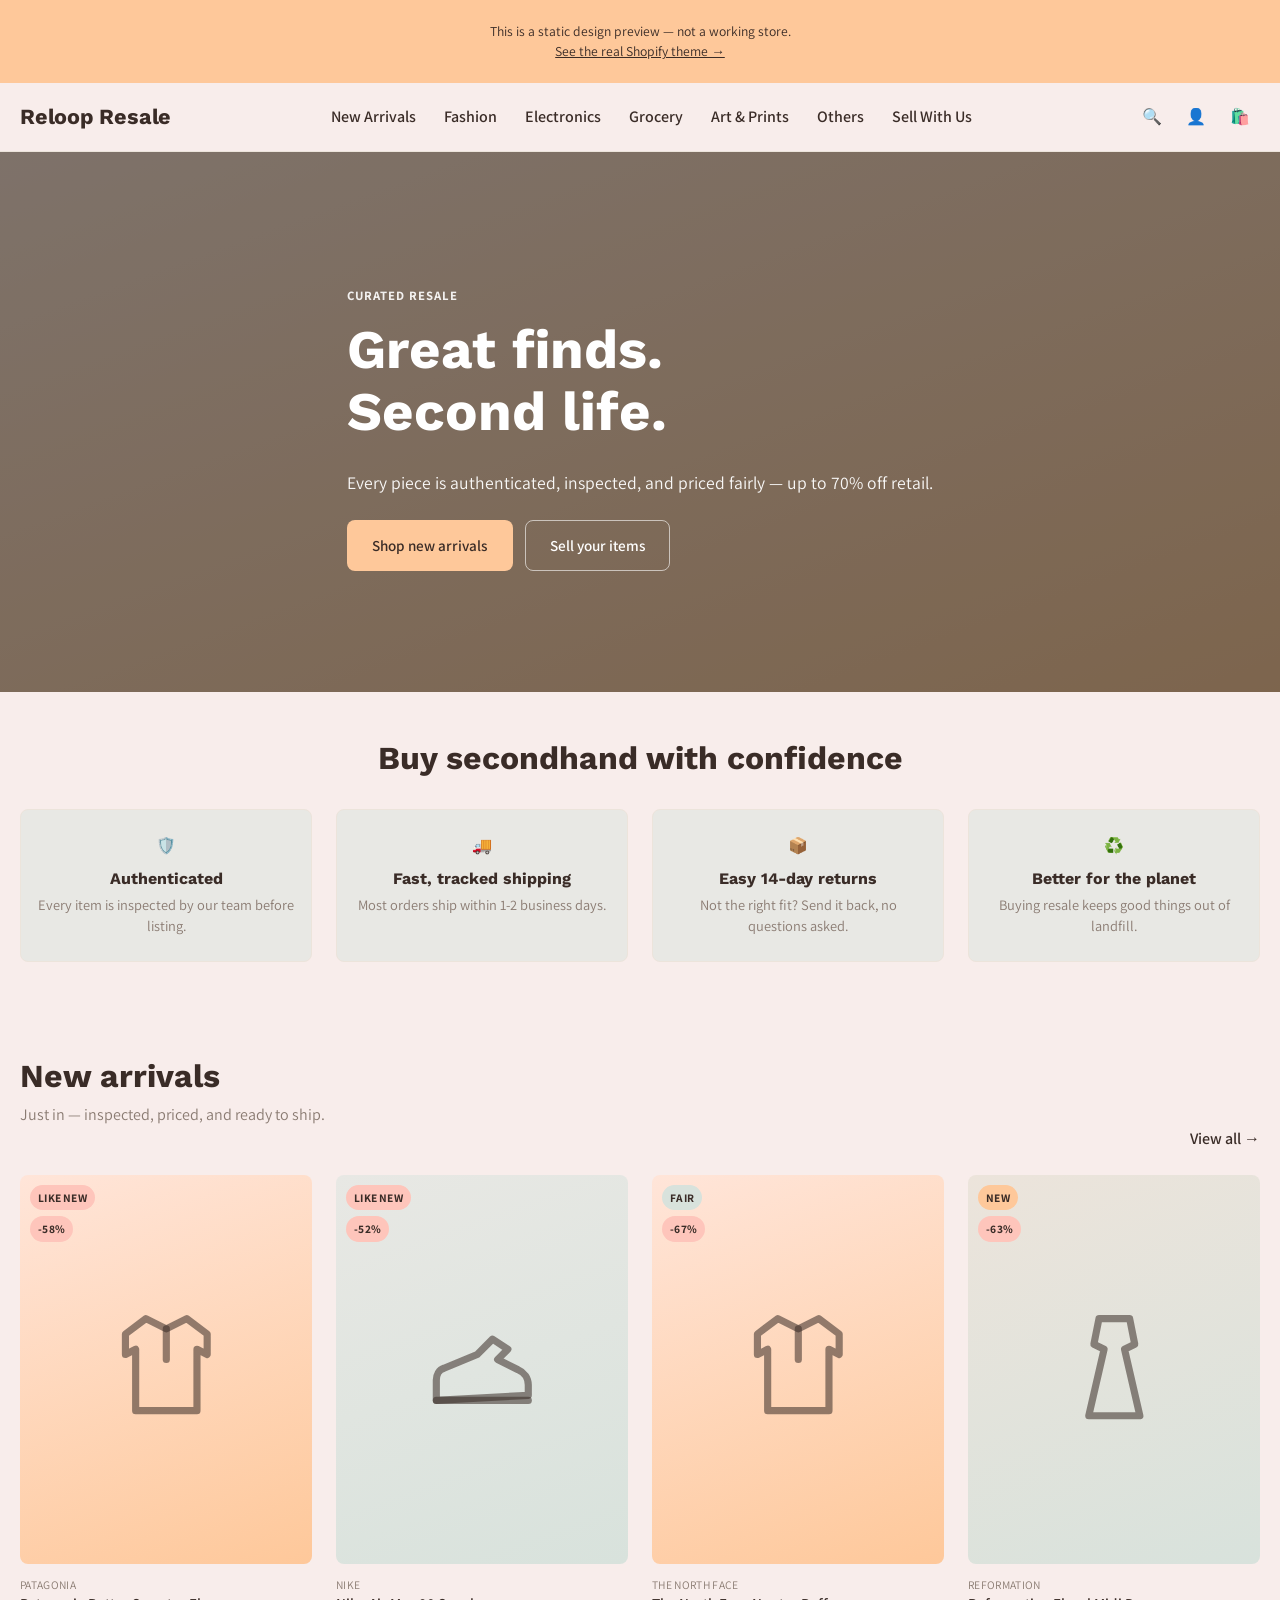
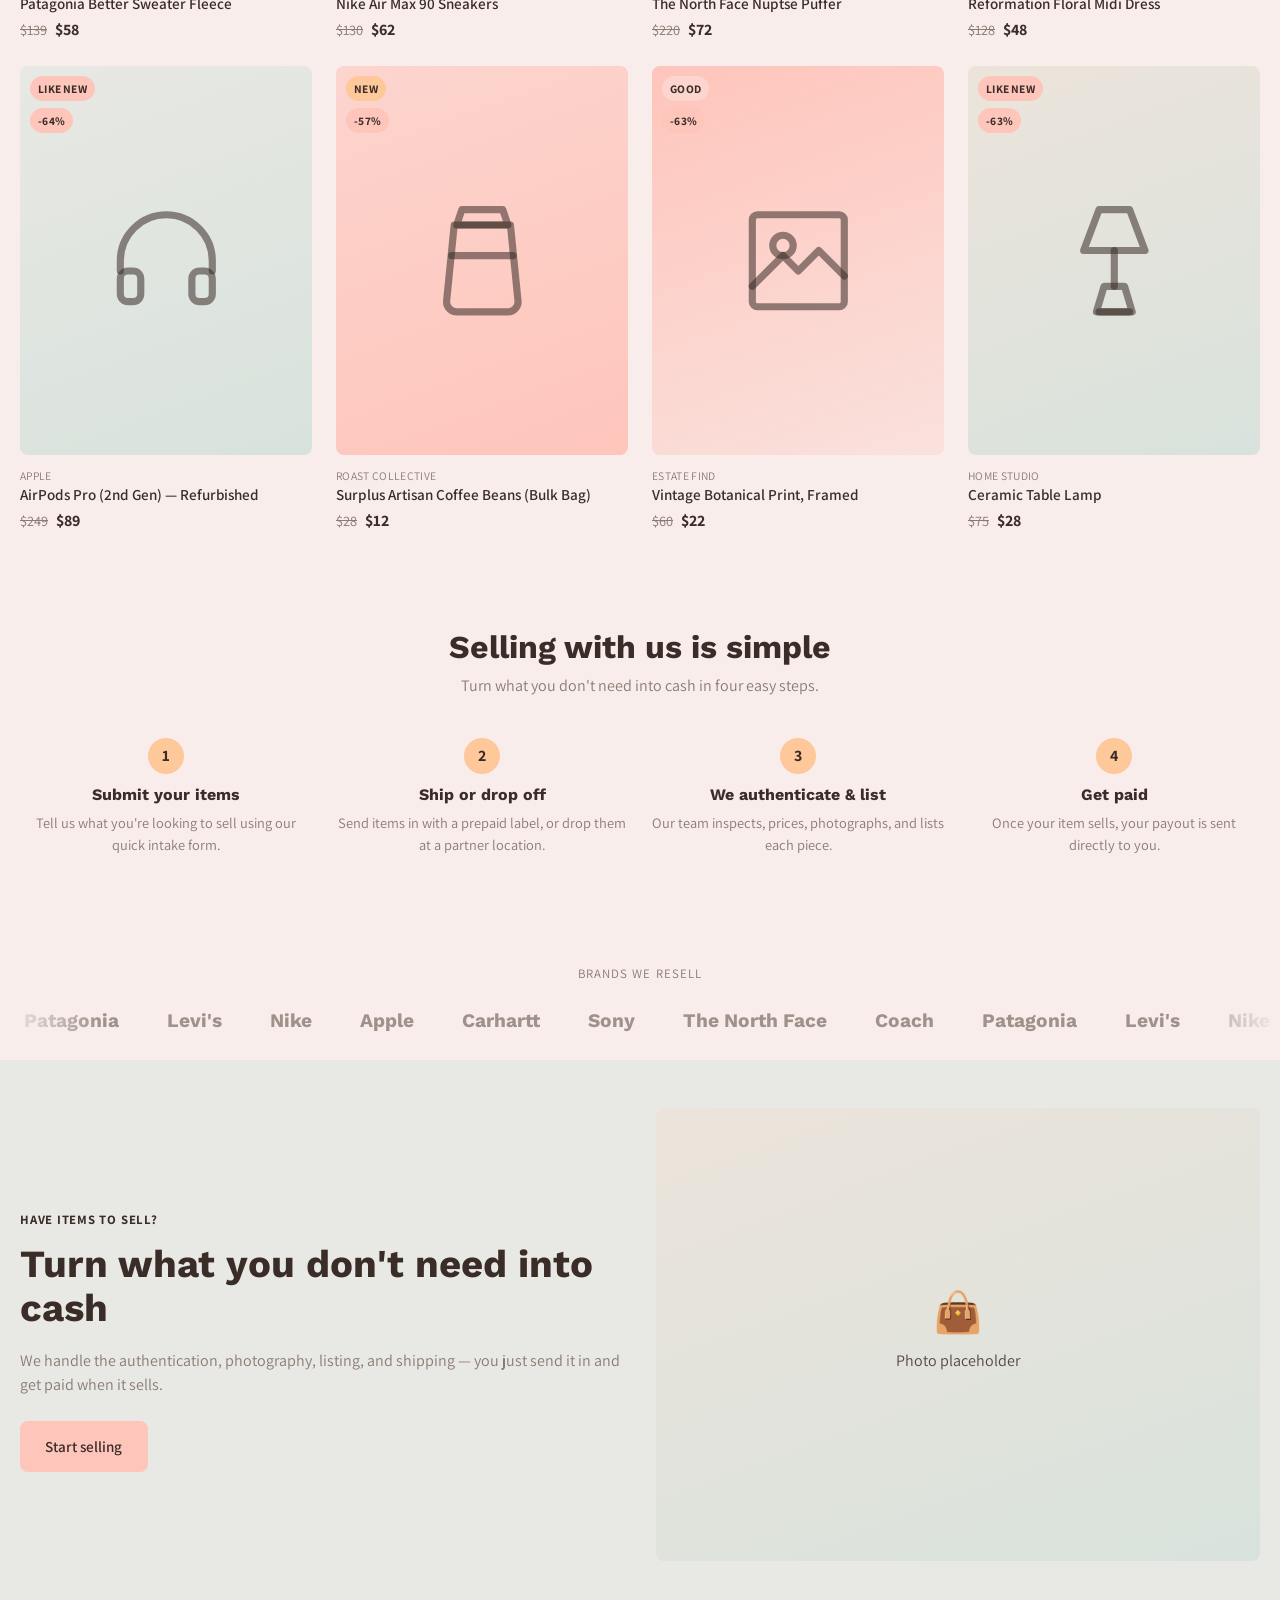
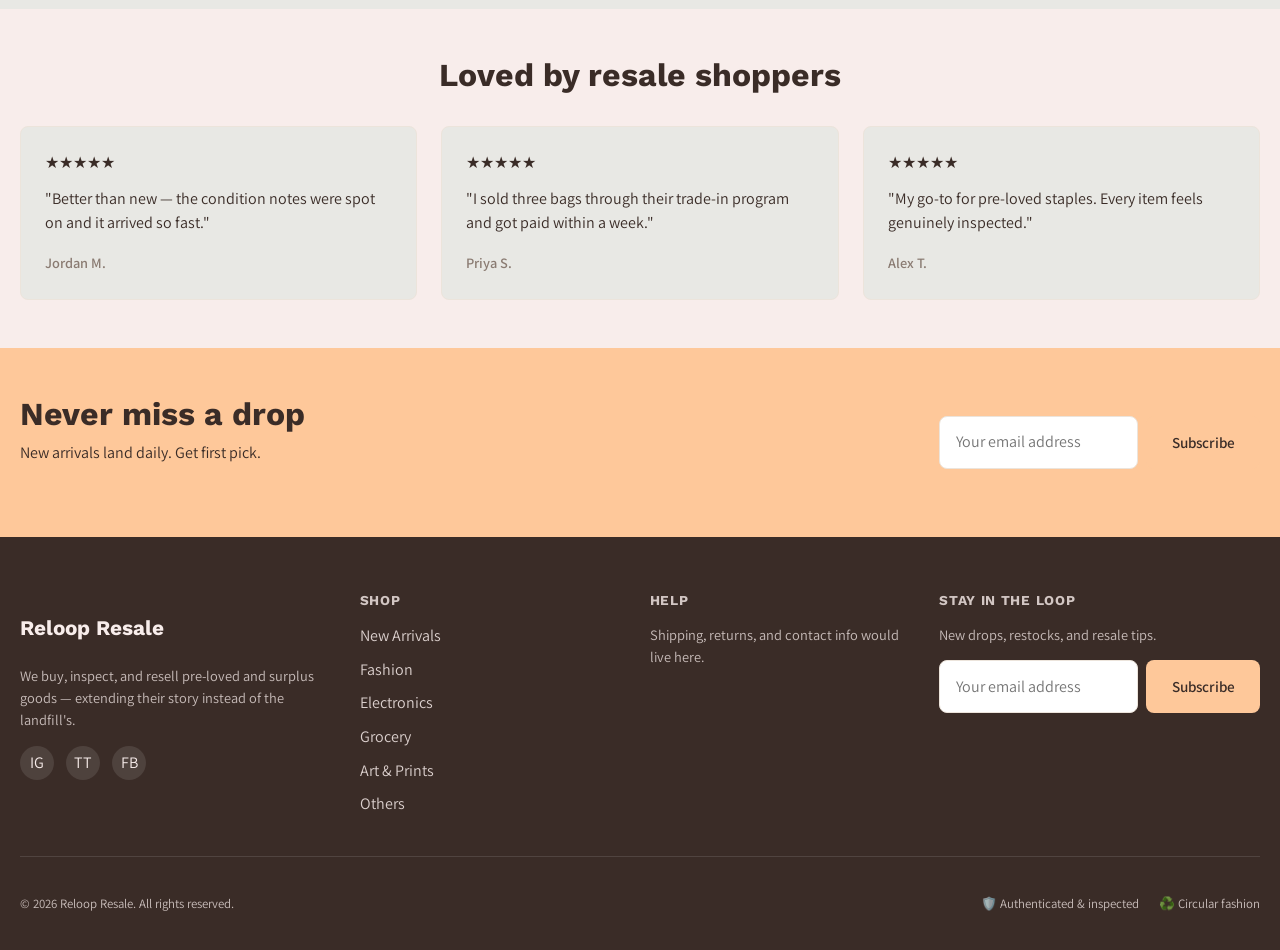
<file: static-preview/index.html>
<!doctype html>
<html lang="en">
<head>
<meta charset="utf-8">
<meta name="viewport" content="width=device-width,initial-scale=1">
<title>Reloop Resale — Great finds. Second life.</title>
<meta name="description" content="A static design preview of the Reloop Resale Shopify theme — condition badges, authenticity guarantees, and a sell-with-us trade-in flow.">
<link rel="preconnect" href="https://fonts.googleapis.com">
<link rel="preconnect" href="https://fonts.gstatic.com" crossorigin>
<link href="https://fonts.googleapis.com/css2?family=Work+Sans:wght@600;700&family=Assistant:wght@400;600;700&display=swap" rel="stylesheet">
<link rel="stylesheet" href="assets/style.css">
</head>
<body>
<a class="visually-hidden skip-to-content" href="#main-content">Skip to content</a>

<div class="announcement-bar">
  <p>This is a static design preview — not a working store. <a href="../README.md" style="text-decoration:underline;">See the real Shopify theme →</a></p>
</div>

<header class="site-header">
  <div class="container site-header__inner">
    <button type="button" class="icon-button site-header__menu-toggle" data-menu-drawer-toggle aria-label="Menu">☰</button>
    <a href="index.html" class="site-header__logo"><span class="site-header__logo-text">Reloop Resale</span></a>
    <nav class="site-header__nav" aria-label="Primary">
      <ul class="site-header__nav-list">
        <li class="site-header__nav-item"><a href="collection.html" class="site-header__nav-link" aria-current="page">New Arrivals</a></li>
        <li class="site-header__nav-item"><a href="collection.html" class="site-header__nav-link">Fashion</a></li>
        <li class="site-header__nav-item"><a href="collection.html" class="site-header__nav-link">Electronics</a></li>
        <li class="site-header__nav-item"><a href="collection.html" class="site-header__nav-link">Grocery</a></li>
        <li class="site-header__nav-item"><a href="collection.html" class="site-header__nav-link">Art &amp; Prints</a></li>
        <li class="site-header__nav-item"><a href="collection.html" class="site-header__nav-link">Others</a></li>
        <li class="site-header__nav-item"><a href="index.html#sell-with-us" class="site-header__nav-link">Sell With Us</a></li>
      </ul>
    </nav>
    <div class="site-header__actions">
      <button type="button" class="icon-button" data-search-drawer-toggle aria-label="Search">🔍</button>
      <a href="#" class="icon-button" aria-label="Account">👤</a>
      <button type="button" class="icon-button site-header__cart-toggle" data-cart-drawer-toggle aria-label="Cart">
        🛍️
        <span class="cart-count-bubble" data-cart-count hidden>0</span>
      </button>
    </div>
  </div>
</header>

<div id="menu-drawer" class="menu-drawer" aria-hidden="true">
  <div class="menu-drawer__overlay" data-menu-drawer-close></div>
  <div class="menu-drawer__panel">
    <div class="menu-drawer__header">
      <span class="site-header__logo-text">Reloop Resale</span>
      <button type="button" class="icon-button" data-menu-drawer-close aria-label="Close">✕</button>
    </div>
    <ul class="menu-drawer__list">
      <li><a href="collection.html">New Arrivals</a></li>
      <li><a href="collection.html">Fashion</a></li>
      <li><a href="collection.html">Electronics</a></li>
      <li><a href="collection.html">Grocery</a></li>
      <li><a href="collection.html">Art &amp; Prints</a></li>
      <li><a href="collection.html">Others</a></li>
      <li><a href="index.html#sell-with-us">Sell With Us</a></li>
    </ul>
  </div>
</div>

<div id="search-drawer" class="search-drawer" aria-hidden="true">
  <div class="search-drawer__overlay" data-search-drawer-close></div>
  <div class="search-drawer__panel">
    <form class="search-drawer__form" onsubmit="return false;">
      🔍
      <input type="search" class="search-drawer__input" placeholder="Search for brands, items, categories...">
      <button type="button" class="icon-button" data-search-drawer-close aria-label="Close">✕</button>
    </form>
  </div>
</div>

<aside id="cart-drawer" class="cart-drawer" aria-hidden="true">
  <div class="cart-drawer__overlay" data-cart-drawer-close></div>
  <div class="cart-drawer__panel" role="dialog" aria-modal="true">
    <header class="cart-drawer__header">
      <h2 class="cart-drawer__title">Your bag</h2>
      <button type="button" class="icon-button" data-cart-drawer-close aria-label="Close">✕</button>
    </header>
    <div class="cart-drawer__body" id="cart-drawer-body"></div>
    <footer class="cart-drawer__footer" id="cart-drawer-footer" hidden>
      <div class="cart-drawer__notice"><p>Every item is inspected before it ships. Because most pieces are one-of-a-kind, availability isn't guaranteed until checkout is complete.</p></div>
      <div class="cart-drawer__subtotal-row"><span>Subtotal</span><span id="cart-drawer-subtotal">$0</span></div>
      <button type="button" class="button button--primary button--full" onclick="alert('This is a static design preview — checkout only works on a real Shopify store.');">Checkout</button>
    </footer>
  </div>
</aside>

<main id="main-content">
  <section class="hero" style="--hero-overlay-opacity: 0.55;">
    <div class="hero__media ph-1" style="position:absolute;inset:0;"></div>
    <div class="hero__overlay"></div>
    <div class="container hero__content">
      <p class="hero__eyebrow">Curated resale</p>
      <h1 class="hero__heading">Great finds.<br>Second life.</h1>
      <p class="hero__text">Every piece is authenticated, inspected, and priced fairly — up to 70% off retail.</p>
      <div class="hero__actions">
        <a href="collection.html" class="button button--primary">Shop new arrivals</a>
        <a href="#sell-with-us" class="button button--outline" style="border-color:rgba(255,255,255,0.6);color:#fff;">Sell your items</a>
      </div>
    </div>
  </section>

  <section class="trust-badges">
    <div class="container">
      <h2 class="section-heading section-heading--center">Buy secondhand with confidence</h2>
      <div class="trust-badges__grid">
        <div class="trust-badges__item">
          <div class="trust-badges__icon">🛡️</div>
          <h3 class="trust-badges__title">Authenticated</h3>
          <p class="trust-badges__text">Every item is inspected by our team before listing.</p>
        </div>
        <div class="trust-badges__item">
          <div class="trust-badges__icon">🚚</div>
          <h3 class="trust-badges__title">Fast, tracked shipping</h3>
          <p class="trust-badges__text">Most orders ship within 1-2 business days.</p>
        </div>
        <div class="trust-badges__item">
          <div class="trust-badges__icon">📦</div>
          <h3 class="trust-badges__title">Easy 14-day returns</h3>
          <p class="trust-badges__text">Not the right fit? Send it back, no questions asked.</p>
        </div>
        <div class="trust-badges__item">
          <div class="trust-badges__icon">♻️</div>
          <h3 class="trust-badges__title">Better for the planet</h3>
          <p class="trust-badges__text">Buying resale keeps good things out of landfill.</p>
        </div>
      </div>
    </div>
  </section>

  <section class="featured-collection">
    <div class="container">
      <div class="section-header">
        <div>
          <h2 class="section-heading">New arrivals</h2>
          <p class="section-subheading">Just in — inspected, priced, and ready to ship.</p>
        </div>
        <a href="collection.html" class="section-header__link">View all →</a>
      </div>
      <div class="product-grid product-grid--4-col" id="new-arrivals-grid"></div>
    </div>
  </section>

  <section class="how-it-works">
    <div class="container">
      <h2 class="section-heading section-heading--center">Selling with us is simple</h2>
      <p class="section-subheading section-subheading--center">Turn what you don't need into cash in four easy steps.</p>
      <ol class="how-it-works__steps">
        <li class="how-it-works__step"><span class="how-it-works__number">1</span><h3 class="how-it-works__title">Submit your items</h3><p class="how-it-works__text">Tell us what you're looking to sell using our quick intake form.</p></li>
        <li class="how-it-works__step"><span class="how-it-works__number">2</span><h3 class="how-it-works__title">Ship or drop off</h3><p class="how-it-works__text">Send items in with a prepaid label, or drop them at a partner location.</p></li>
        <li class="how-it-works__step"><span class="how-it-works__number">3</span><h3 class="how-it-works__title">We authenticate &amp; list</h3><p class="how-it-works__text">Our team inspects, prices, photographs, and lists each piece.</p></li>
        <li class="how-it-works__step"><span class="how-it-works__number">4</span><h3 class="how-it-works__title">Get paid</h3><p class="how-it-works__text">Once your item sells, your payout is sent directly to you.</p></li>
      </ol>
    </div>
  </section>

  <section class="brand-marquee">
    <div class="container"><p class="brand-marquee__heading">Brands we resell</p></div>
    <div class="brand-marquee__track">
      <div class="brand-marquee__list">
        <span class="brand-marquee__item">Patagonia</span>
        <span class="brand-marquee__item">Levi's</span>
        <span class="brand-marquee__item">Nike</span>
        <span class="brand-marquee__item">Apple</span>
        <span class="brand-marquee__item">Carhartt</span>
        <span class="brand-marquee__item">Sony</span>
        <span class="brand-marquee__item">The North Face</span>
        <span class="brand-marquee__item">Coach</span>
      </div>
      <div class="brand-marquee__list" aria-hidden="true">
        <span class="brand-marquee__item">Patagonia</span>
        <span class="brand-marquee__item">Levi's</span>
        <span class="brand-marquee__item">Nike</span>
        <span class="brand-marquee__item">Apple</span>
        <span class="brand-marquee__item">Carhartt</span>
        <span class="brand-marquee__item">Sony</span>
        <span class="brand-marquee__item">The North Face</span>
        <span class="brand-marquee__item">Coach</span>
      </div>
    </div>
  </section>

  <section class="sell-with-us" id="sell-with-us">
    <div class="container sell-with-us__inner">
      <div class="sell-with-us__content">
        <p class="sell-with-us__eyebrow">Have items to sell?</p>
        <h2 class="sell-with-us__heading">Turn what you don't need into cash</h2>
        <p class="sell-with-us__text">We handle the authentication, photography, listing, and shipping — you just send it in and get paid when it sells.</p>
        <a href="#" class="button button--accent" onclick="alert('This is a static design preview — the real theme links this to your intake form.'); return false;">Start selling</a>
      </div>
      <div class="sell-with-us__media ph-5" style="border-radius:var(--corner-radius);aspect-ratio:4/3;display:flex;align-items:center;justify-content:center;color:#3A2C27;">
        <div style="text-align:center;">
          <div style="font-size:2.5rem;">👜</div>
          <p style="opacity:.85;margin-top:.5rem;">Photo placeholder</p>
        </div>
      </div>
    </div>
  </section>

  <section class="testimonials">
    <div class="container">
      <h2 class="section-heading section-heading--center">Loved by resale shoppers</h2>
      <div class="testimonials__grid">
        <blockquote class="testimonial">
          <div class="testimonial__stars">★★★★★</div>
          <p class="testimonial__quote">"Better than new — the condition notes were spot on and it arrived so fast."</p>
          <cite class="testimonial__author">Jordan M.</cite>
        </blockquote>
        <blockquote class="testimonial">
          <div class="testimonial__stars">★★★★★</div>
          <p class="testimonial__quote">"I sold three bags through their trade-in program and got paid within a week."</p>
          <cite class="testimonial__author">Priya S.</cite>
        </blockquote>
        <blockquote class="testimonial">
          <div class="testimonial__stars">★★★★★</div>
          <p class="testimonial__quote">"My go-to for pre-loved staples. Every item feels genuinely inspected."</p>
          <cite class="testimonial__author">Alex T.</cite>
        </blockquote>
      </div>
    </div>
  </section>

  <section class="newsletter-section">
    <div class="container newsletter-section__inner">
      <div>
        <h2 class="section-heading">Never miss a drop</h2>
        <p class="section-subheading">New arrivals land daily. Get first pick.</p>
      </div>
      <form class="newsletter-form" data-demo-form>
        <div class="newsletter-form__row">
          <input type="email" placeholder="Your email address" required>
          <button type="submit" class="button button--primary">Subscribe</button>
        </div>
        <p class="form-success" hidden>Thanks for subscribing!</p>
      </form>
    </div>
  </section>
</main>

<footer class="site-footer">
  <div class="container site-footer__inner">
    <div class="site-footer__grid">
      <div class="site-footer__brand">
        <p class="site-footer__logo-text">Reloop Resale</p>
        <div class="site-footer__about">We buy, inspect, and resell pre-loved and surplus goods — extending their story instead of the landfill's.</div>
        <ul class="site-footer__social">
          <li><a href="#" aria-label="Instagram">IG</a></li>
          <li><a href="#" aria-label="TikTok">TT</a></li>
          <li><a href="#" aria-label="Facebook">FB</a></li>
        </ul>
      </div>
      <div class="site-footer__col">
        <h3 class="site-footer__heading">Shop</h3>
        <ul><li><a href="collection.html">New Arrivals</a></li><li><a href="collection.html">Fashion</a></li><li><a href="collection.html">Electronics</a></li><li><a href="collection.html">Grocery</a></li><li><a href="collection.html">Art &amp; Prints</a></li><li><a href="collection.html">Others</a></li></ul>
      </div>
      <div class="site-footer__col">
        <h3 class="site-footer__heading">Help</h3>
        <div class="site-footer__text">Shipping, returns, and contact info would live here.</div>
      </div>
      <div class="site-footer__col">
        <h3 class="site-footer__heading">Stay in the loop</h3>
        <p class="site-footer__text">New drops, restocks, and resale tips.</p>
        <form class="newsletter-form" data-demo-form>
          <div class="newsletter-form__row">
            <input type="email" placeholder="Your email address" required>
            <button type="submit" class="button button--primary">Subscribe</button>
          </div>
          <p class="form-success" hidden>Thanks for subscribing!</p>
        </form>
      </div>
    </div>
    <div class="site-footer__bottom">
      <p class="site-footer__copyright">© 2026 Reloop Resale. All rights reserved.</p>
      <ul class="site-footer__trust">
        <li>🛡️ Authenticated &amp; inspected</li>
        <li>♻️ Circular fashion</li>
      </ul>
    </div>
  </div>
</footer>

<script src="assets/script.js"></script>
</body>
</html>
</file>
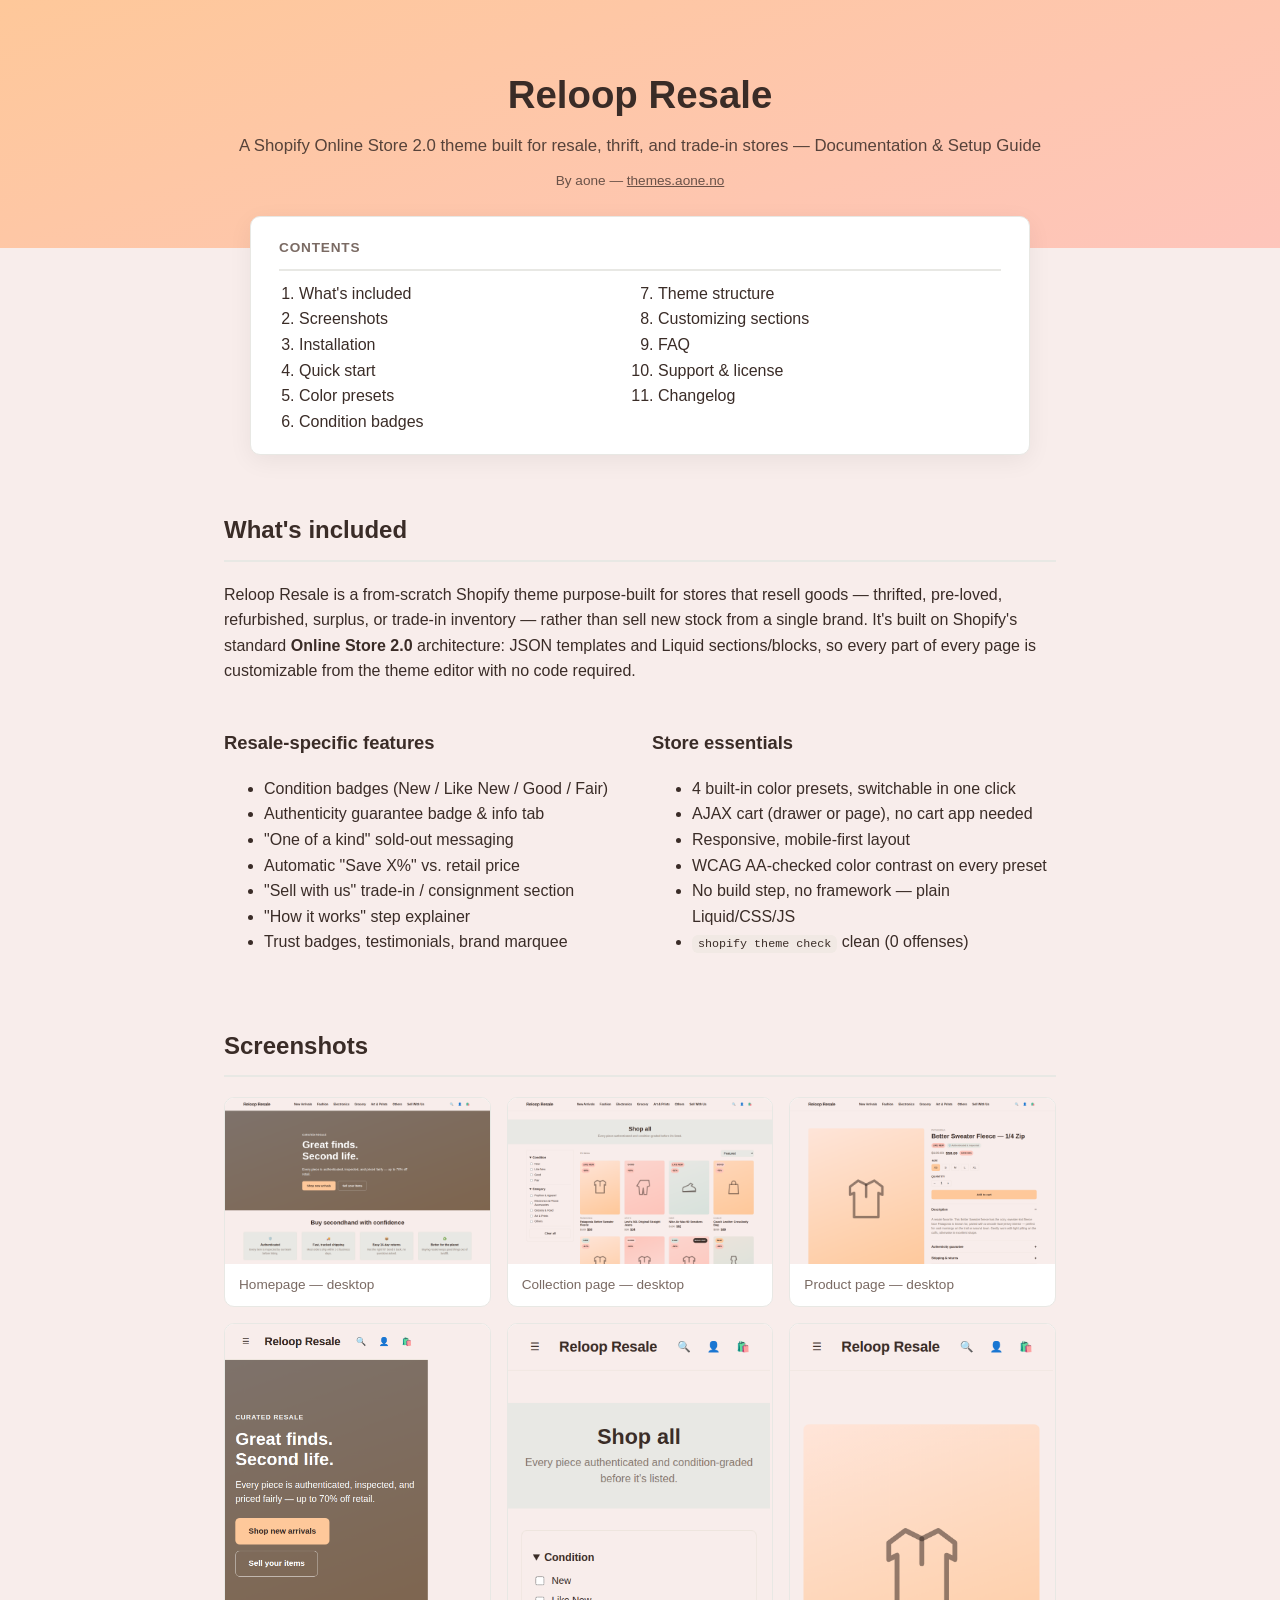
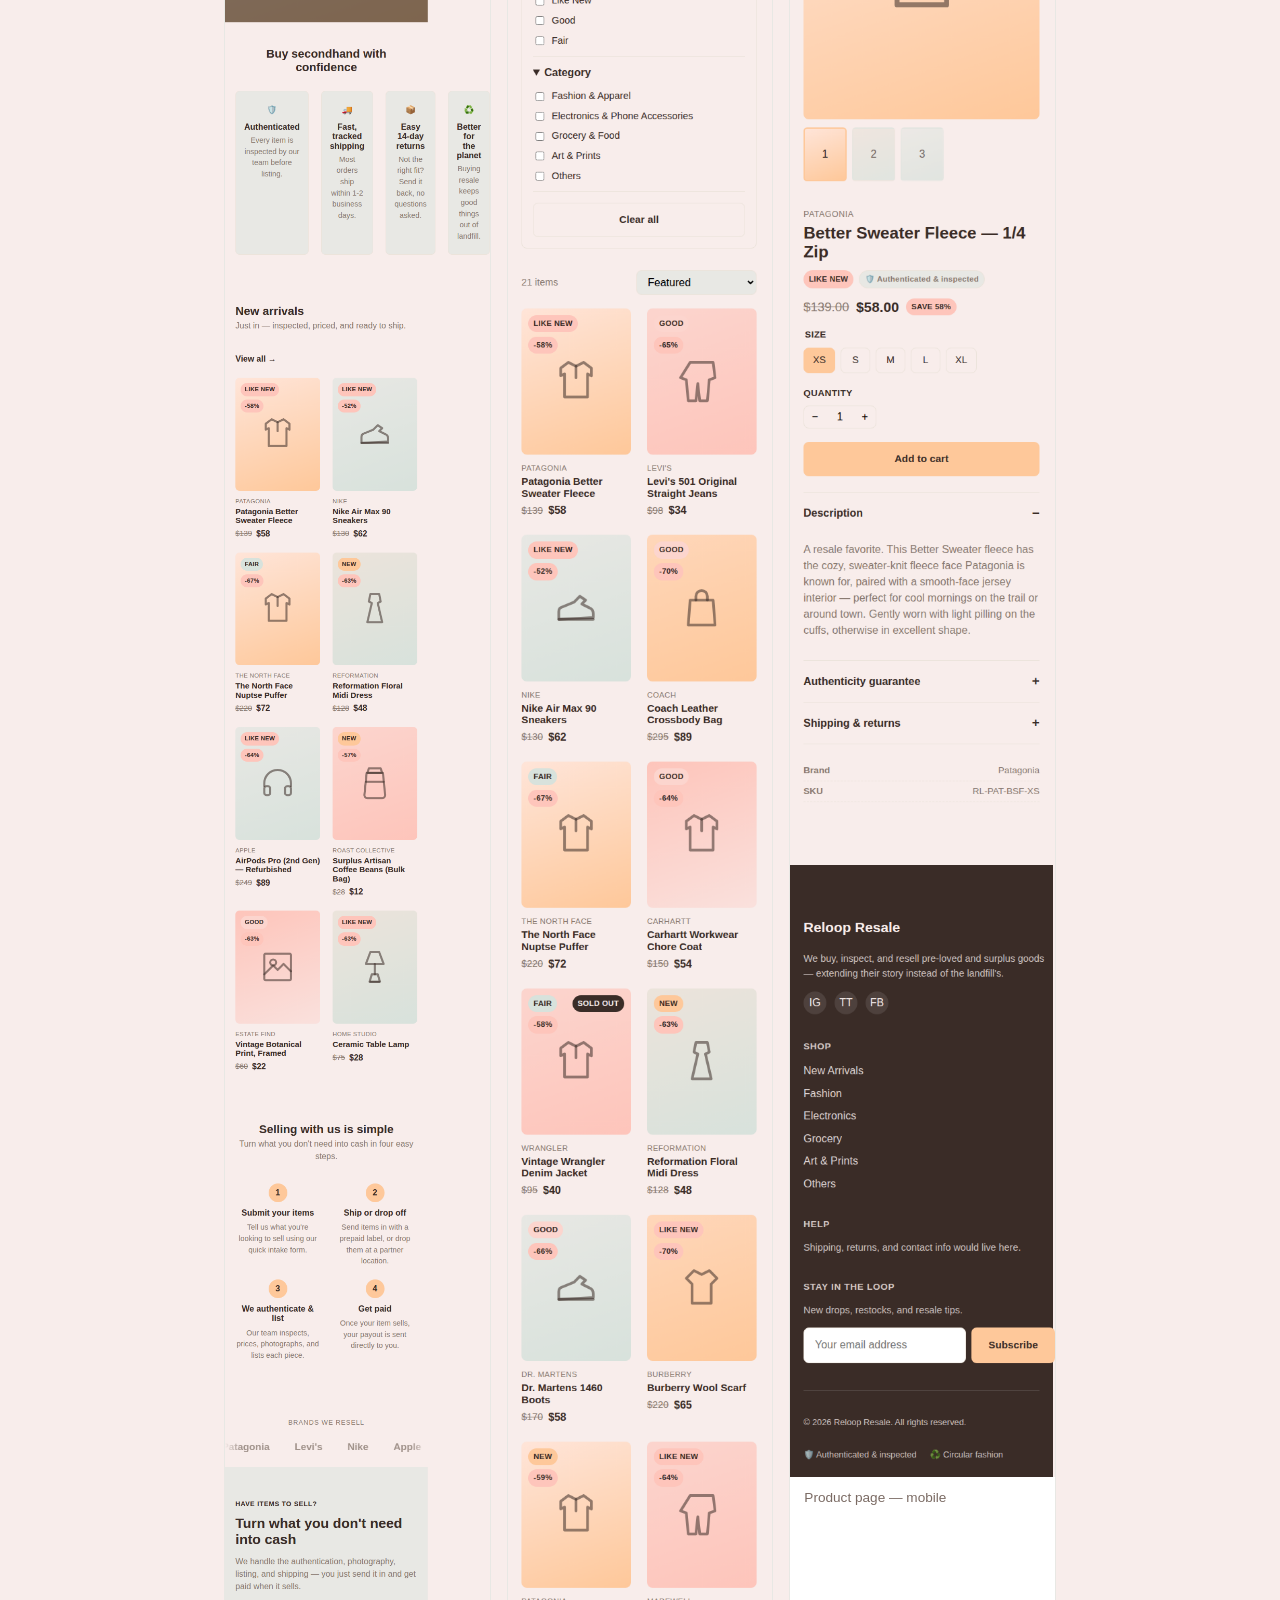
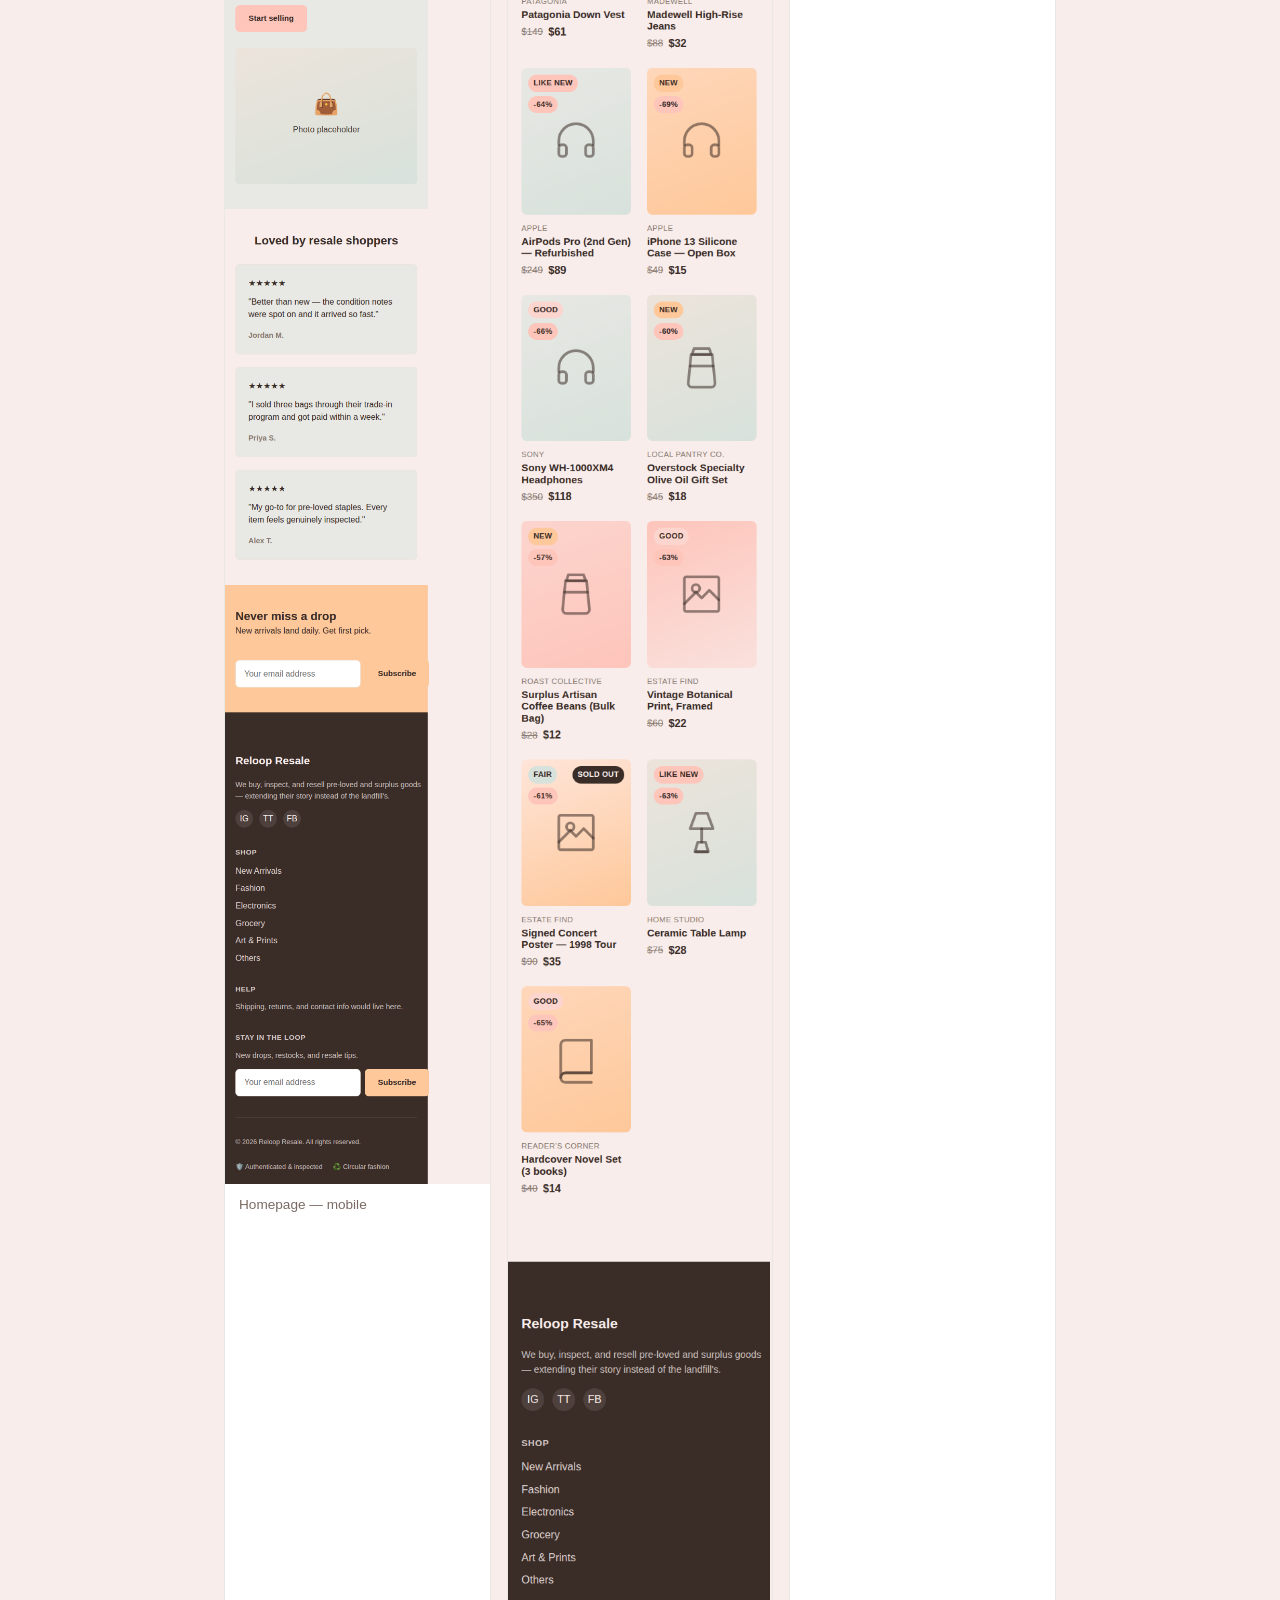
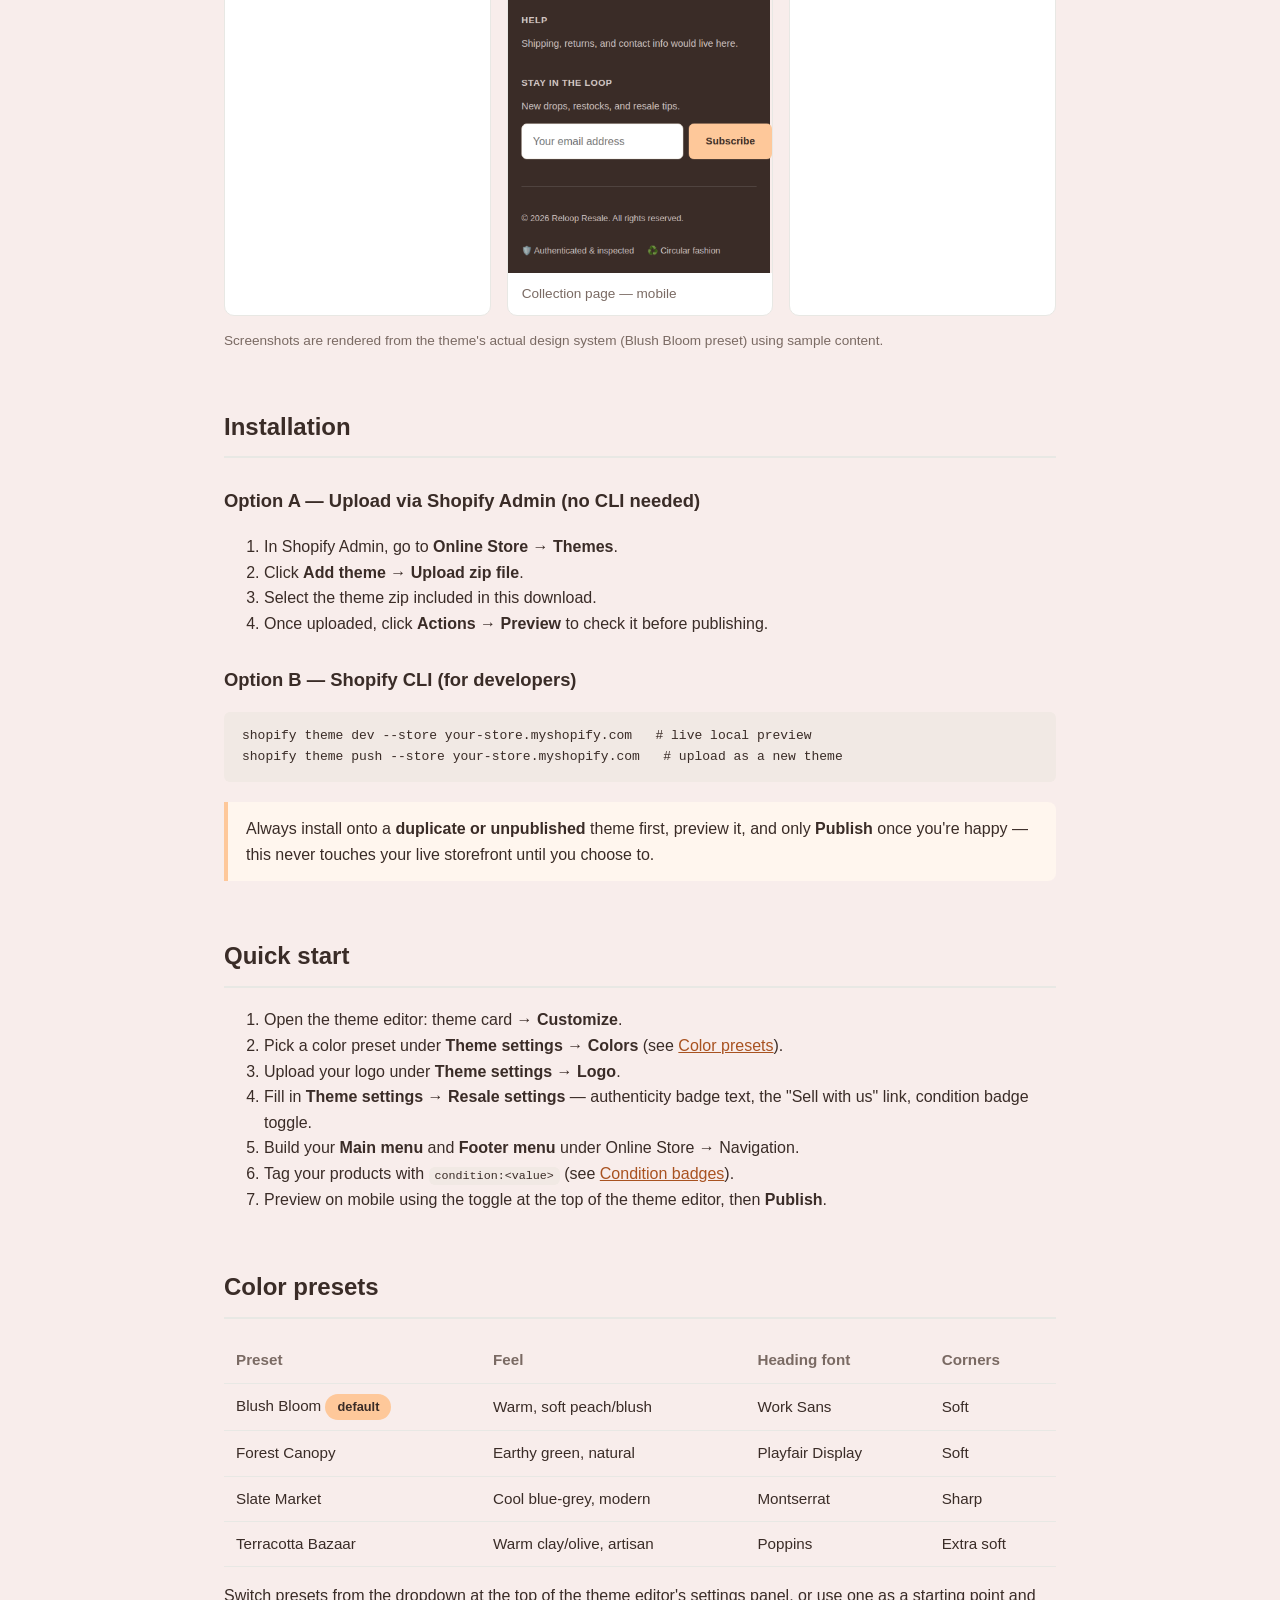
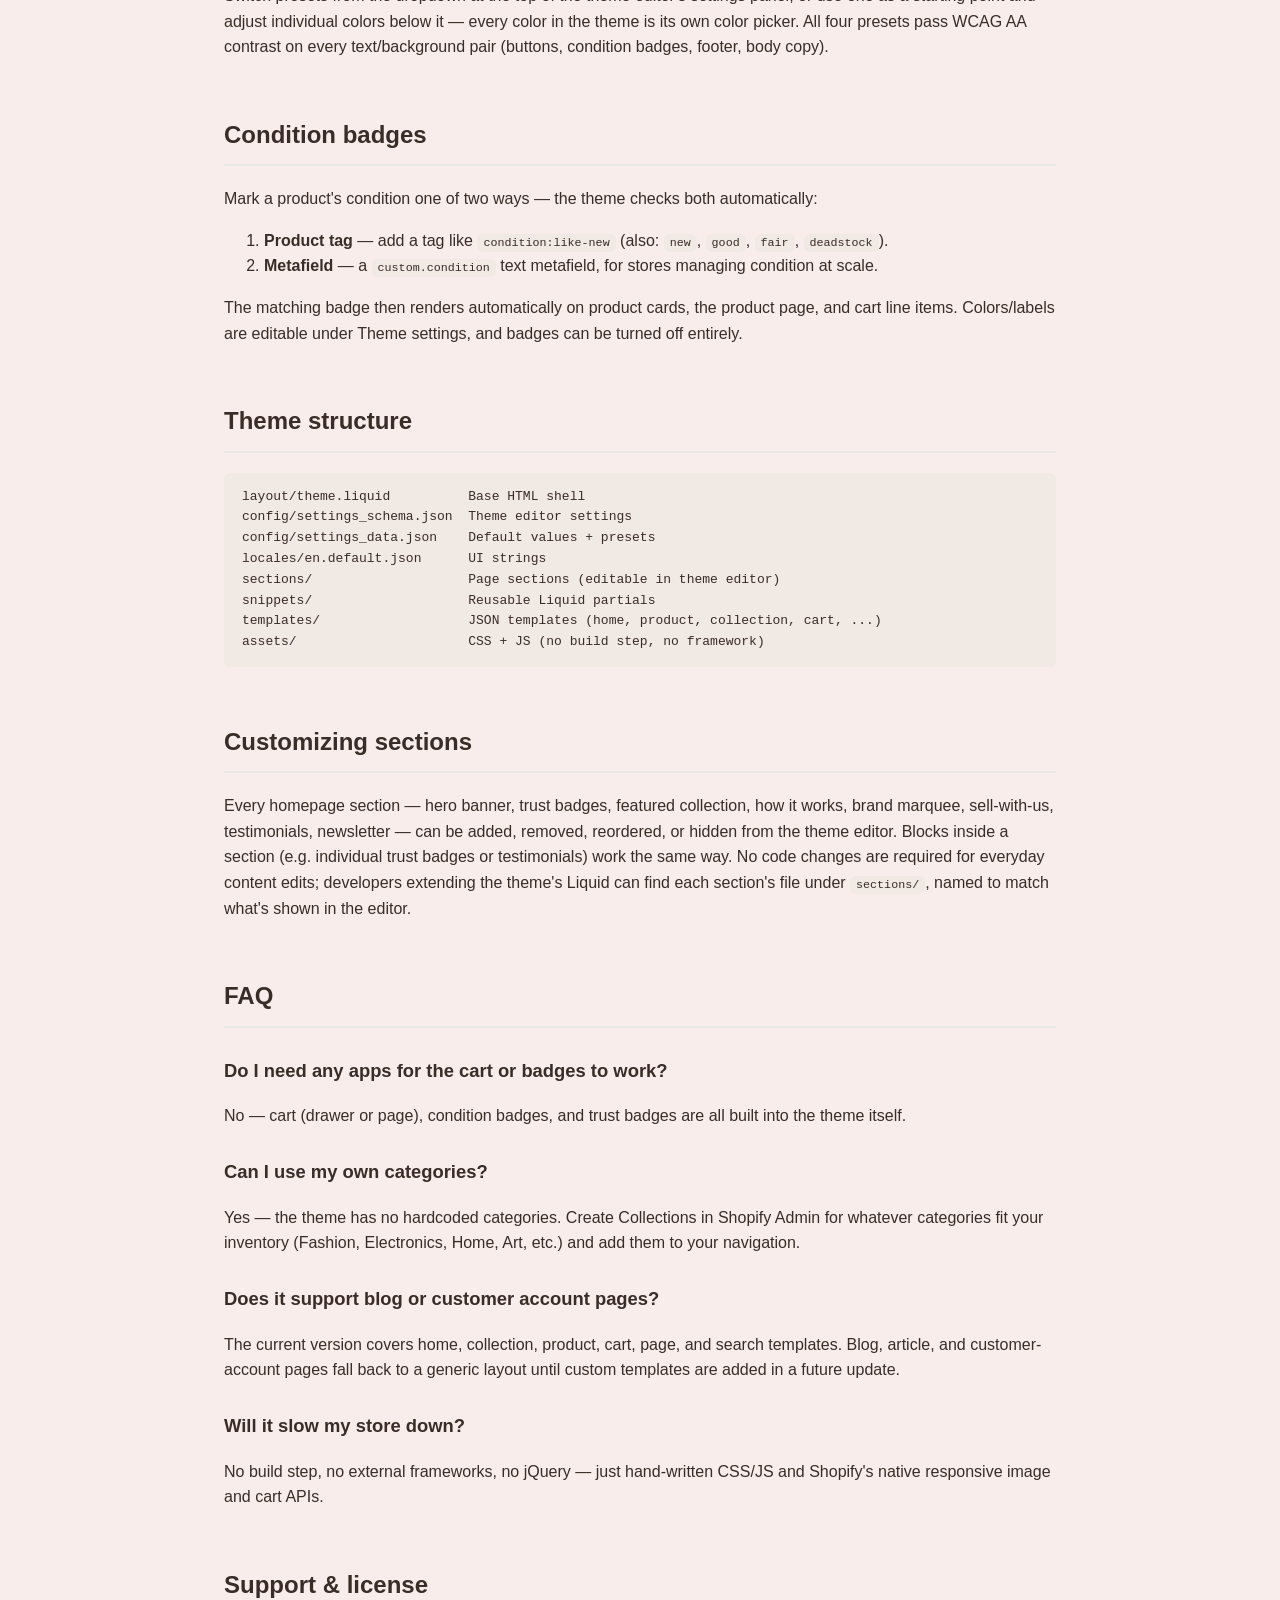
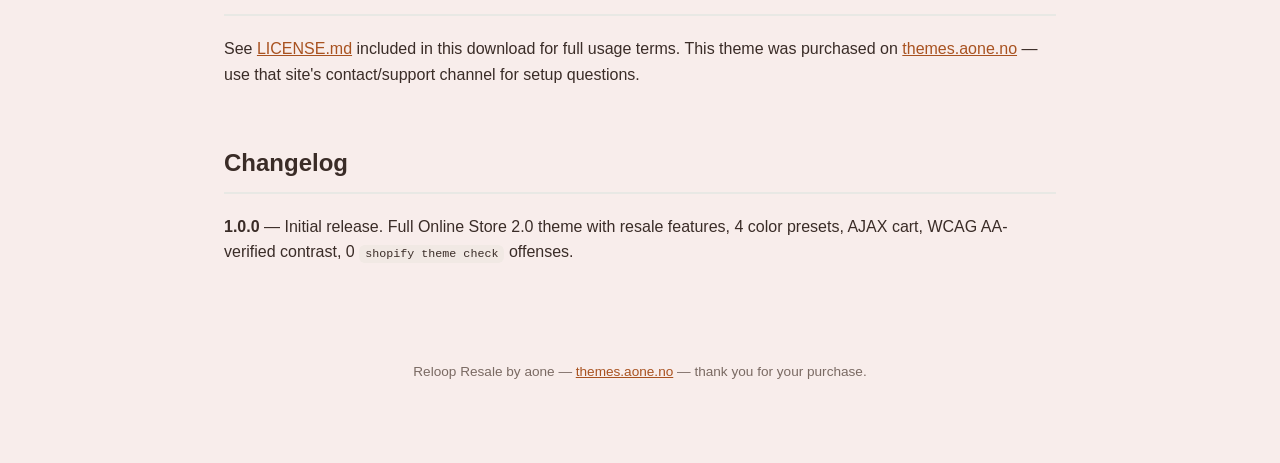
<file: distribution/documentation.html>
<!doctype html>
<html lang="en">
<head>
<meta charset="utf-8">
<meta name="viewport" content="width=device-width, initial-scale=1">
<title>Reloop Resale — Documentation</title>
<style>
  :root {
    --bg: #F8EDEB; --surface: #ffffff; --text: #3A2C27; --muted: #7A6A63;
    --primary: #FEC89A; --primary-text: #3A2C27; --accent: #FEC5BB;
    --border: #E8E8E4; --radius: 10px;
  }
  * { box-sizing: border-box; }
  body { margin: 0; background: var(--bg); color: var(--text); font-family: -apple-system, BlinkMacSystemFont, "Segoe UI", Roboto, Helvetica, Arial, sans-serif; line-height: 1.6; }
  .wrap { max-width: 880px; margin: 0 auto; padding: 0 24px 80px; }
  header.hero { background: linear-gradient(160deg, #FEC89A, #FEC5BB); padding: 64px 24px 56px; text-align: center; }
  header.hero h1 { font-size: 2.4rem; margin: 0 0 8px; }
  header.hero p { font-size: 1.05rem; margin: 0; opacity: .85; }
  nav.toc { background: var(--surface); border: 1px solid var(--border); border-radius: var(--radius); padding: 20px 28px; margin: -32px auto 40px; max-width: 780px; box-shadow: 0 6px 24px rgba(0,0,0,.06); }
  nav.toc h2 { font-size: .85rem; text-transform: uppercase; letter-spacing: .06em; color: var(--muted); margin: 0 0 10px; }
  nav.toc ol { columns: 2; margin: 0; padding-left: 20px; }
  nav.toc a { color: var(--text); text-decoration: none; }
  nav.toc a:hover { text-decoration: underline; }
  section { margin: 56px 0; }
  h2 { font-size: 1.5rem; border-bottom: 2px solid var(--border); padding-bottom: 10px; }
  h3 { font-size: 1.15rem; margin-top: 28px; }
  code, pre { background: #F1E9E4; border-radius: 6px; }
  code { padding: 2px 6px; font-size: .9em; }
  pre { padding: 14px 18px; overflow-x: auto; }
  table { width: 100%; border-collapse: collapse; margin: 16px 0; }
  th, td { text-align: left; padding: 10px 12px; border-bottom: 1px solid var(--border); font-size: .95rem; }
  th { color: var(--muted); font-weight: 600; }
  .badge { display: inline-block; background: var(--primary); color: var(--primary-text); border-radius: 999px; padding: 3px 12px; font-size: .8rem; font-weight: 600; }
  .gallery { display: grid; grid-template-columns: repeat(auto-fit, minmax(260px, 1fr)); gap: 16px; margin-top: 20px; }
  .gallery figure { margin: 0; background: var(--surface); border: 1px solid var(--border); border-radius: var(--radius); overflow: hidden; }
  .gallery img { width: 100%; display: block; }
  .gallery figcaption { padding: 10px 14px; font-size: .85rem; color: var(--muted); }
  .callout { background: #FFF6EE; border-left: 4px solid var(--primary); border-radius: 0 8px 8px 0; padding: 14px 18px; margin: 20px 0; }
  .grid-2 { display: grid; grid-template-columns: 1fr 1fr; gap: 24px; }
  @media (max-width: 640px) { .grid-2 { grid-template-columns: 1fr; } nav.toc ol { columns: 1; } }
  footer { text-align: center; color: var(--muted); font-size: .85rem; padding: 40px 0 0; }
  a { color: #A85220; }
</style>
</head>
<body>

<header class="hero">
  <h1>Reloop Resale</h1>
  <p>A Shopify Online Store 2.0 theme built for resale, thrift, and trade-in stores — Documentation &amp; Setup Guide</p>
  <p style="margin-top:10px; font-size:.85rem; opacity:.75;">By aone — <a href="https://themes.aone.no" style="color:inherit;">themes.aone.no</a></p>
</header>

<div class="wrap">

<nav class="toc">
  <h2>Contents</h2>
  <ol>
    <li><a href="#included">What's included</a></li>
    <li><a href="#screenshots">Screenshots</a></li>
    <li><a href="#install">Installation</a></li>
    <li><a href="#quickstart">Quick start</a></li>
    <li><a href="#presets">Color presets</a></li>
    <li><a href="#condition">Condition badges</a></li>
    <li><a href="#structure">Theme structure</a></li>
    <li><a href="#customizing">Customizing sections</a></li>
    <li><a href="#faq">FAQ</a></li>
    <li><a href="#support">Support &amp; license</a></li>
    <li><a href="#changelog">Changelog</a></li>
  </ol>
</nav>

<section id="included">
  <h2>What's included</h2>
  <p>Reloop Resale is a from-scratch Shopify theme purpose-built for stores
  that resell goods — thrifted, pre-loved, refurbished, surplus, or
  trade-in inventory — rather than sell new stock from a single brand.
  It's built on Shopify's standard <strong>Online Store 2.0</strong>
  architecture: JSON templates and Liquid sections/blocks, so every part of
  every page is customizable from the theme editor with no code required.</p>
  <div class="grid-2">
    <div>
      <h3>Resale-specific features</h3>
      <ul>
        <li>Condition badges (New / Like New / Good / Fair)</li>
        <li>Authenticity guarantee badge &amp; info tab</li>
        <li>"One of a kind" sold-out messaging</li>
        <li>Automatic "Save X%" vs. retail price</li>
        <li>"Sell with us" trade-in / consignment section</li>
        <li>"How it works" step explainer</li>
        <li>Trust badges, testimonials, brand marquee</li>
      </ul>
    </div>
    <div>
      <h3>Store essentials</h3>
      <ul>
        <li>4 built-in color presets, switchable in one click</li>
        <li>AJAX cart (drawer or page), no cart app needed</li>
        <li>Responsive, mobile-first layout</li>
        <li>WCAG AA-checked color contrast on every preset</li>
        <li>No build step, no framework — plain Liquid/CSS/JS</li>
        <li><code>shopify theme check</code> clean (0 offenses)</li>
      </ul>
    </div>
  </div>
</section>

<section id="screenshots">
  <h2>Screenshots</h2>
  <div class="gallery">
    <figure><img src="screenshots/home-desktop.png" alt="Homepage, desktop"><figcaption>Homepage — desktop</figcaption></figure>
    <figure><img src="screenshots/collection-desktop.png" alt="Collection page, desktop"><figcaption>Collection page — desktop</figcaption></figure>
    <figure><img src="screenshots/product-desktop.png" alt="Product page, desktop"><figcaption>Product page — desktop</figcaption></figure>
    <figure><img src="screenshots/home-mobile.png" alt="Homepage, mobile"><figcaption>Homepage — mobile</figcaption></figure>
    <figure><img src="screenshots/collection-mobile.png" alt="Collection page, mobile"><figcaption>Collection page — mobile</figcaption></figure>
    <figure><img src="screenshots/product-mobile.png" alt="Product page, mobile"><figcaption>Product page — mobile</figcaption></figure>
  </div>
  <p style="margin-top:14px; font-size:.85rem; color:var(--muted);">Screenshots are rendered from the theme's actual design system (Blush Bloom preset) using sample content.</p>
</section>

<section id="install">
  <h2>Installation</h2>
  <h3>Option A — Upload via Shopify Admin (no CLI needed)</h3>
  <ol>
    <li>In Shopify Admin, go to <strong>Online Store → Themes</strong>.</li>
    <li>Click <strong>Add theme → Upload zip file</strong>.</li>
    <li>Select the theme zip included in this download.</li>
    <li>Once uploaded, click <strong>Actions → Preview</strong> to check it before publishing.</li>
  </ol>
  <h3>Option B — Shopify CLI (for developers)</h3>
  <pre>shopify theme dev --store your-store.myshopify.com   # live local preview
shopify theme push --store your-store.myshopify.com   # upload as a new theme</pre>
  <div class="callout">Always install onto a <strong>duplicate or unpublished</strong> theme first, preview it, and only <strong>Publish</strong> once you're happy — this never touches your live storefront until you choose to.</div>
</section>

<section id="quickstart">
  <h2>Quick start</h2>
  <ol>
    <li>Open the theme editor: theme card → <strong>Customize</strong>.</li>
    <li>Pick a color preset under <strong>Theme settings → Colors</strong> (see <a href="#presets">Color presets</a>).</li>
    <li>Upload your logo under <strong>Theme settings → Logo</strong>.</li>
    <li>Fill in <strong>Theme settings → Resale settings</strong> — authenticity badge text, the "Sell with us" link, condition badge toggle.</li>
    <li>Build your <strong>Main menu</strong> and <strong>Footer menu</strong> under Online Store → Navigation.</li>
    <li>Tag your products with <code>condition:&lt;value&gt;</code> (see <a href="#condition">Condition badges</a>).</li>
    <li>Preview on mobile using the toggle at the top of the theme editor, then <strong>Publish</strong>.</li>
  </ol>
</section>

<section id="presets">
  <h2>Color presets</h2>
  <table>
    <tr><th>Preset</th><th>Feel</th><th>Heading font</th><th>Corners</th></tr>
    <tr><td>Blush Bloom <span class="badge">default</span></td><td>Warm, soft peach/blush</td><td>Work Sans</td><td>Soft</td></tr>
    <tr><td>Forest Canopy</td><td>Earthy green, natural</td><td>Playfair Display</td><td>Soft</td></tr>
    <tr><td>Slate Market</td><td>Cool blue-grey, modern</td><td>Montserrat</td><td>Sharp</td></tr>
    <tr><td>Terracotta Bazaar</td><td>Warm clay/olive, artisan</td><td>Poppins</td><td>Extra soft</td></tr>
  </table>
  <p>Switch presets from the dropdown at the top of the theme editor's settings panel, or use one as a starting point and adjust individual colors below it — every color in the theme is its own color picker. All four presets pass WCAG AA contrast on every text/background pair (buttons, condition badges, footer, body copy).</p>
</section>

<section id="condition">
  <h2>Condition badges</h2>
  <p>Mark a product's condition one of two ways — the theme checks both automatically:</p>
  <ol>
    <li><strong>Product tag</strong> — add a tag like <code>condition:like-new</code> (also: <code>new</code>, <code>good</code>, <code>fair</code>, <code>deadstock</code>).</li>
    <li><strong>Metafield</strong> — a <code>custom.condition</code> text metafield, for stores managing condition at scale.</li>
  </ol>
  <p>The matching badge then renders automatically on product cards, the product page, and cart line items. Colors/labels are editable under Theme settings, and badges can be turned off entirely.</p>
</section>

<section id="structure">
  <h2>Theme structure</h2>
  <pre>layout/theme.liquid          Base HTML shell
config/settings_schema.json  Theme editor settings
config/settings_data.json    Default values + presets
locales/en.default.json      UI strings
sections/                    Page sections (editable in theme editor)
snippets/                    Reusable Liquid partials
templates/                   JSON templates (home, product, collection, cart, ...)
assets/                      CSS + JS (no build step, no framework)</pre>
</section>

<section id="customizing">
  <h2>Customizing sections</h2>
  <p>Every homepage section — hero banner, trust badges, featured collection,
  how it works, brand marquee, sell-with-us, testimonials, newsletter — can
  be added, removed, reordered, or hidden from the theme editor. Blocks
  inside a section (e.g. individual trust badges or testimonials) work the
  same way. No code changes are required for everyday content edits;
  developers extending the theme's Liquid can find each section's file
  under <code>sections/</code>, named to match what's shown in the editor.</p>
</section>

<section id="faq">
  <h2>FAQ</h2>
  <h3>Do I need any apps for the cart or badges to work?</h3>
  <p>No — cart (drawer or page), condition badges, and trust badges are all built into the theme itself.</p>
  <h3>Can I use my own categories?</h3>
  <p>Yes — the theme has no hardcoded categories. Create Collections in Shopify Admin for whatever categories fit your inventory (Fashion, Electronics, Home, Art, etc.) and add them to your navigation.</p>
  <h3>Does it support blog or customer account pages?</h3>
  <p>The current version covers home, collection, product, cart, page, and search templates. Blog, article, and customer-account pages fall back to a generic layout until custom templates are added in a future update.</p>
  <h3>Will it slow my store down?</h3>
  <p>No build step, no external frameworks, no jQuery — just hand-written CSS/JS and Shopify's native responsive image and cart APIs.</p>
</section>

<section id="support">
  <h2>Support &amp; license</h2>
  <p>See <a href="LICENSE.md">LICENSE.md</a> included in this download for
  full usage terms. This theme was purchased on
  <a href="https://themes.aone.no">themes.aone.no</a> — use that site's
  contact/support channel for setup questions.</p>
</section>

<section id="changelog">
  <h2>Changelog</h2>
  <p><strong>1.0.0</strong> — Initial release. Full Online Store 2.0 theme with resale features, 4 color presets, AJAX cart, WCAG AA-verified contrast, 0 <code>shopify theme check</code> offenses.</p>
</section>

<footer>
  Reloop Resale by aone — <a href="https://themes.aone.no">themes.aone.no</a> — thank you for your purchase.
</footer>

</div>
</body>
</html>
</file>
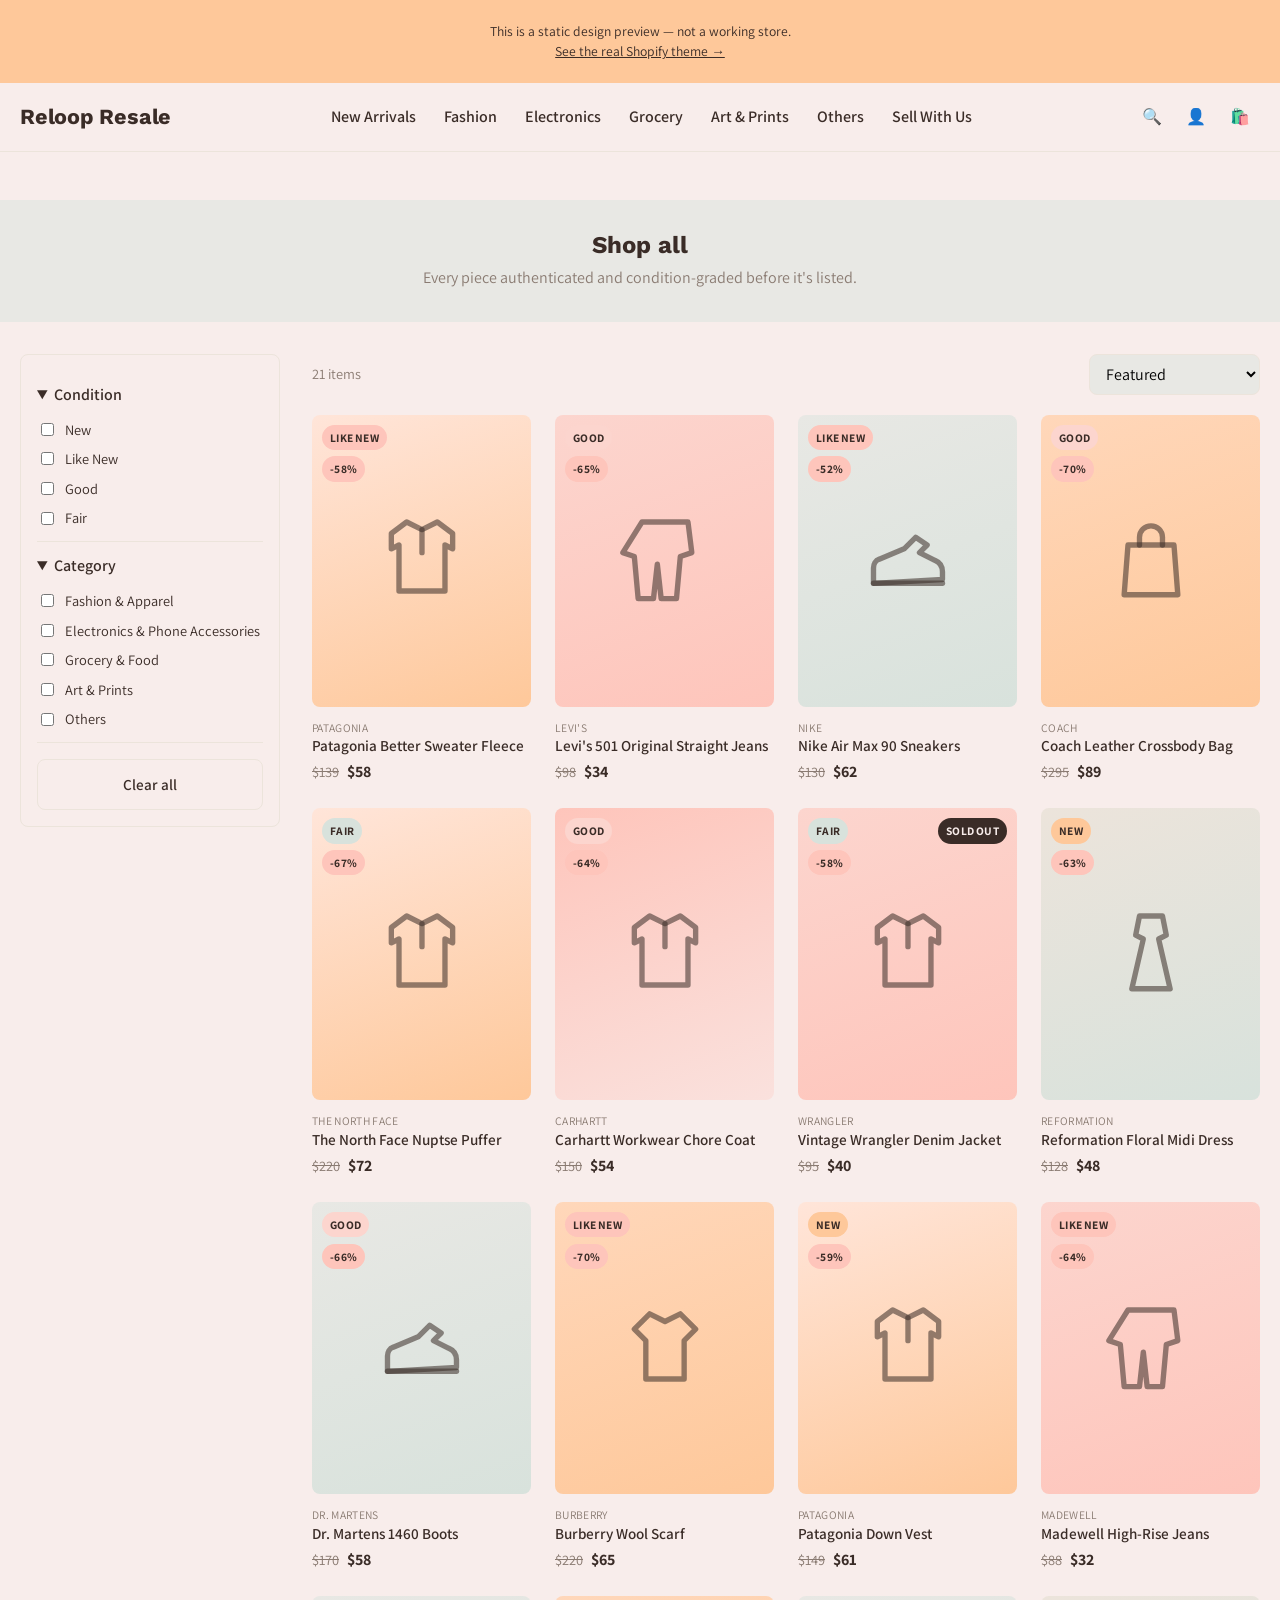
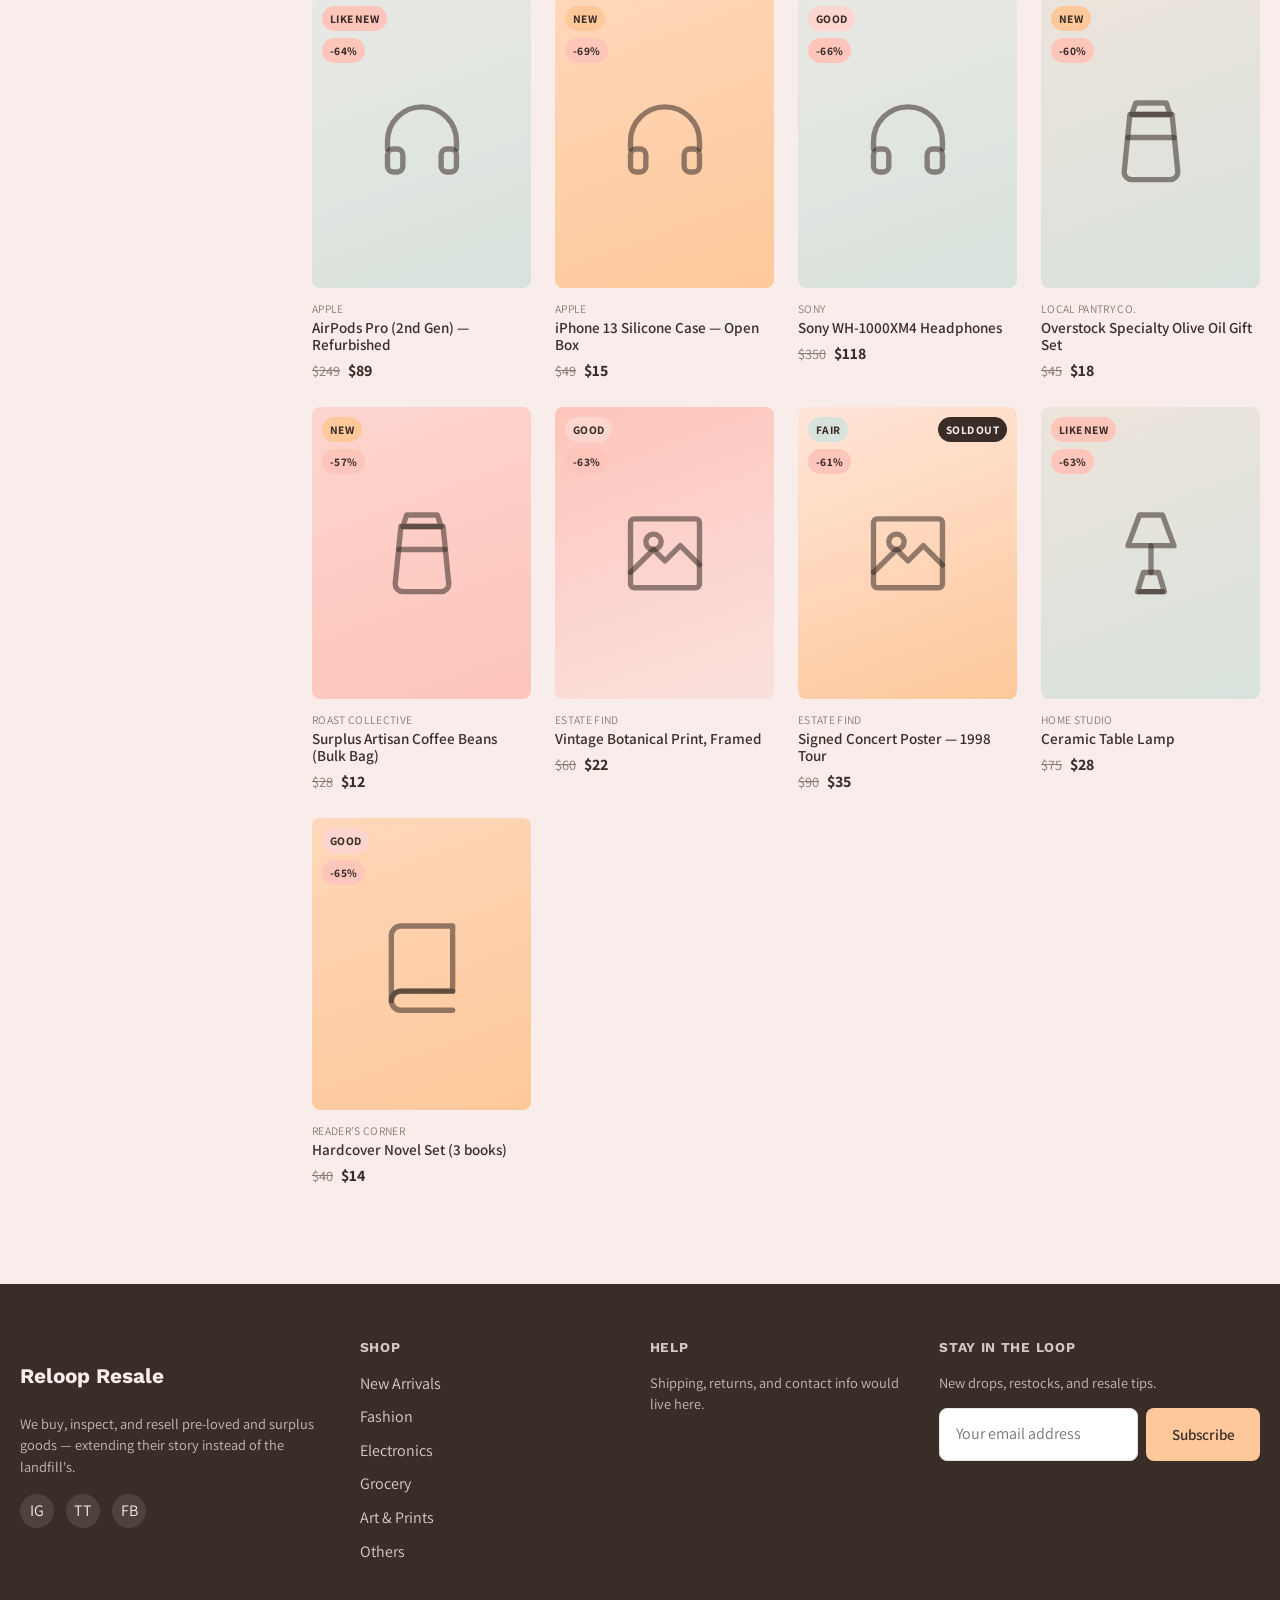
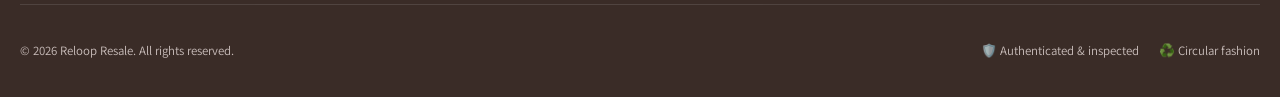
<file: static-preview/collection.html>
<!doctype html>
<html lang="en">
<head>
<meta charset="utf-8">
<meta name="viewport" content="width=device-width,initial-scale=1">
<title>Shop All — Reloop Resale</title>
<meta name="description" content="Browse the full Reloop Resale catalog with condition and brand filters — a static design preview.">
<link rel="preconnect" href="https://fonts.googleapis.com">
<link rel="preconnect" href="https://fonts.gstatic.com" crossorigin>
<link href="https://fonts.googleapis.com/css2?family=Work+Sans:wght@600;700&family=Assistant:wght@400;600;700&display=swap" rel="stylesheet">
<link rel="stylesheet" href="assets/style.css">
</head>
<body>
<a class="visually-hidden skip-to-content" href="#main-content">Skip to content</a>

<div class="announcement-bar">
  <p>This is a static design preview — not a working store. <a href="../README.md" style="text-decoration:underline;">See the real Shopify theme →</a></p>
</div>

<header class="site-header">
  <div class="container site-header__inner">
    <button type="button" class="icon-button site-header__menu-toggle" data-menu-drawer-toggle aria-label="Menu">☰</button>
    <a href="index.html" class="site-header__logo"><span class="site-header__logo-text">Reloop Resale</span></a>
    <nav class="site-header__nav" aria-label="Primary">
      <ul class="site-header__nav-list">
        <li class="site-header__nav-item"><a href="collection.html" class="site-header__nav-link" aria-current="page">New Arrivals</a></li>
        <li class="site-header__nav-item"><a href="collection.html" class="site-header__nav-link">Fashion</a></li>
        <li class="site-header__nav-item"><a href="collection.html" class="site-header__nav-link">Electronics</a></li>
        <li class="site-header__nav-item"><a href="collection.html" class="site-header__nav-link">Grocery</a></li>
        <li class="site-header__nav-item"><a href="collection.html" class="site-header__nav-link">Art &amp; Prints</a></li>
        <li class="site-header__nav-item"><a href="collection.html" class="site-header__nav-link">Others</a></li>
        <li class="site-header__nav-item"><a href="index.html#sell-with-us" class="site-header__nav-link">Sell With Us</a></li>
      </ul>
    </nav>
    <div class="site-header__actions">
      <button type="button" class="icon-button" data-search-drawer-toggle aria-label="Search">🔍</button>
      <a href="#" class="icon-button" aria-label="Account">👤</a>
      <button type="button" class="icon-button site-header__cart-toggle" data-cart-drawer-toggle aria-label="Cart">
        🛍️
        <span class="cart-count-bubble" data-cart-count hidden>0</span>
      </button>
    </div>
  </div>
</header>

<div id="menu-drawer" class="menu-drawer" aria-hidden="true">
  <div class="menu-drawer__overlay" data-menu-drawer-close></div>
  <div class="menu-drawer__panel">
    <div class="menu-drawer__header">
      <span class="site-header__logo-text">Reloop Resale</span>
      <button type="button" class="icon-button" data-menu-drawer-close aria-label="Close">✕</button>
    </div>
    <ul class="menu-drawer__list">
      <li><a href="collection.html">New Arrivals</a></li>
      <li><a href="collection.html">Fashion</a></li>
      <li><a href="collection.html">Electronics</a></li>
      <li><a href="collection.html">Grocery</a></li>
      <li><a href="collection.html">Art &amp; Prints</a></li>
      <li><a href="collection.html">Others</a></li>
      <li><a href="index.html#sell-with-us">Sell With Us</a></li>
    </ul>
  </div>
</div>

<div id="search-drawer" class="search-drawer" aria-hidden="true">
  <div class="search-drawer__overlay" data-search-drawer-close></div>
  <div class="search-drawer__panel">
    <form class="search-drawer__form" onsubmit="return false;">
      🔍
      <input type="search" class="search-drawer__input" placeholder="Search for brands, items, categories...">
      <button type="button" class="icon-button" data-search-drawer-close aria-label="Close">✕</button>
    </form>
  </div>
</div>

<aside id="cart-drawer" class="cart-drawer" aria-hidden="true">
  <div class="cart-drawer__overlay" data-cart-drawer-close></div>
  <div class="cart-drawer__panel" role="dialog" aria-modal="true">
    <header class="cart-drawer__header">
      <h2 class="cart-drawer__title">Your bag</h2>
      <button type="button" class="icon-button" data-cart-drawer-close aria-label="Close">✕</button>
    </header>
    <div class="cart-drawer__body" id="cart-drawer-body"></div>
    <footer class="cart-drawer__footer" id="cart-drawer-footer" hidden>
      <div class="cart-drawer__notice"><p>Every item is inspected before it ships. Because most pieces are one-of-a-kind, availability isn't guaranteed until checkout is complete.</p></div>
      <div class="cart-drawer__subtotal-row"><span>Subtotal</span><span id="cart-drawer-subtotal">$0</span></div>
      <button type="button" class="button button--primary button--full" onclick="alert('This is a static design preview — checkout only works on a real Shopify store.');">Checkout</button>
    </footer>
  </div>
</aside>

<main id="main-content">
  <section class="collection">
    <div class="collection__header">
      <div class="container">
        <h1 class="collection__title">Shop all</h1>
        <div class="collection__description">Every piece authenticated and condition-graded before it's listed.</div>
      </div>
    </div>

    <div class="container collection__inner">
      <aside class="collection__filters">
        <details class="filter-group" open>
          <summary>Condition</summary>
          <div class="filter-group__options">
            <label class="filter-option"><input type="checkbox" value="new" data-filter-condition> <span>New</span></label>
            <label class="filter-option"><input type="checkbox" value="like-new" data-filter-condition> <span>Like New</span></label>
            <label class="filter-option"><input type="checkbox" value="good" data-filter-condition> <span>Good</span></label>
            <label class="filter-option"><input type="checkbox" value="fair" data-filter-condition> <span>Fair</span></label>
          </div>
        </details>
        <details class="filter-group" open>
          <summary>Category</summary>
          <div class="filter-group__options" id="category-filters"></div>
        </details>
        <div class="filter-actions">
          <button type="button" class="button button--outline button--full" id="clear-filters">Clear all</button>
        </div>
      </aside>

      <div class="collection__results">
        <div class="collection__toolbar">
          <p class="collection__count" id="results-count"></p>
          <div class="collection__sort">
            <label for="SortBy" class="visually-hidden">Sort by</label>
            <select id="SortBy">
              <option value="featured">Featured</option>
              <option value="price-asc">Price, low to high</option>
              <option value="price-desc">Price, high to low</option>
              <option value="title-asc">Alphabetically, A-Z</option>
            </select>
          </div>
        </div>
        <div class="product-grid product-grid--4-col" id="collection-grid"></div>
      </div>
    </div>
  </section>
</main>

<footer class="site-footer">
  <div class="container site-footer__inner">
    <div class="site-footer__grid">
      <div class="site-footer__brand">
        <p class="site-footer__logo-text">Reloop Resale</p>
        <div class="site-footer__about">We buy, inspect, and resell pre-loved and surplus goods — extending their story instead of the landfill's.</div>
        <ul class="site-footer__social">
          <li><a href="#" aria-label="Instagram">IG</a></li>
          <li><a href="#" aria-label="TikTok">TT</a></li>
          <li><a href="#" aria-label="Facebook">FB</a></li>
        </ul>
      </div>
      <div class="site-footer__col">
        <h3 class="site-footer__heading">Shop</h3>
        <ul><li><a href="collection.html">New Arrivals</a></li><li><a href="collection.html">Fashion</a></li><li><a href="collection.html">Electronics</a></li><li><a href="collection.html">Grocery</a></li><li><a href="collection.html">Art &amp; Prints</a></li><li><a href="collection.html">Others</a></li></ul>
      </div>
      <div class="site-footer__col">
        <h3 class="site-footer__heading">Help</h3>
        <div class="site-footer__text">Shipping, returns, and contact info would live here.</div>
      </div>
      <div class="site-footer__col">
        <h3 class="site-footer__heading">Stay in the loop</h3>
        <p class="site-footer__text">New drops, restocks, and resale tips.</p>
        <form class="newsletter-form" data-demo-form>
          <div class="newsletter-form__row">
            <input type="email" placeholder="Your email address" required>
            <button type="submit" class="button button--primary">Subscribe</button>
          </div>
          <p class="form-success" hidden>Thanks for subscribing!</p>
        </form>
      </div>
    </div>
    <div class="site-footer__bottom">
      <p class="site-footer__copyright">© 2026 Reloop Resale. All rights reserved.</p>
      <ul class="site-footer__trust">
        <li>🛡️ Authenticated &amp; inspected</li>
        <li>♻️ Circular fashion</li>
      </ul>
    </div>
  </div>
</footer>

<script src="assets/script.js"></script>
<script>
  (function () {
    var allProducts = window.ReloopProducts;
    var categories = Array.from(new Set(allProducts.map(function (p) { return p.category; })));
    var categoryFiltersEl = document.getElementById('category-filters');
    categoryFiltersEl.innerHTML = categories.map(function (c) {
      return '<label class="filter-option"><input type="checkbox" value="' + c + '" data-filter-category> <span>' + c + '</span></label>';
    }).join('');

    function currentFilters() {
      var conditions = Array.from(document.querySelectorAll('[data-filter-condition]:checked')).map(function (el) { return el.value; });
      var cats = Array.from(document.querySelectorAll('[data-filter-category]:checked')).map(function (el) { return el.value; });
      return { conditions: conditions, cats: cats };
    }

    function applyFiltersAndSort() {
      var f = currentFilters();
      var list = allProducts.filter(function (p) {
        var conditionOk = f.conditions.length === 0 || f.conditions.indexOf(p.condition) !== -1;
        var catOk = f.cats.length === 0 || f.cats.indexOf(p.category) !== -1;
        return conditionOk && catOk;
      });

      var sort = document.getElementById('SortBy').value;
      if (sort === 'price-asc') list.sort(function (a, b) { return a.price - b.price; });
      else if (sort === 'price-desc') list.sort(function (a, b) { return b.price - a.price; });
      else if (sort === 'title-asc') list.sort(function (a, b) { return a.title.localeCompare(b.title); });

      window.ReloopRenderGrid('collection-grid', list);
      var countEl = document.getElementById('results-count');
      countEl.textContent = list.length + (list.length === 1 ? ' item' : ' items');
    }

    document.addEventListener('change', function (event) {
      if (event.target.matches('[data-filter-condition], [data-filter-category], #SortBy')) applyFiltersAndSort();
    });
    document.getElementById('clear-filters').addEventListener('click', function () {
      document.querySelectorAll('[data-filter-condition], [data-filter-category]').forEach(function (el) { el.checked = false; });
      applyFiltersAndSort();
    });

    document.addEventListener('DOMContentLoaded', applyFiltersAndSort);
  })();
</script>
</body>
</html>
</file>
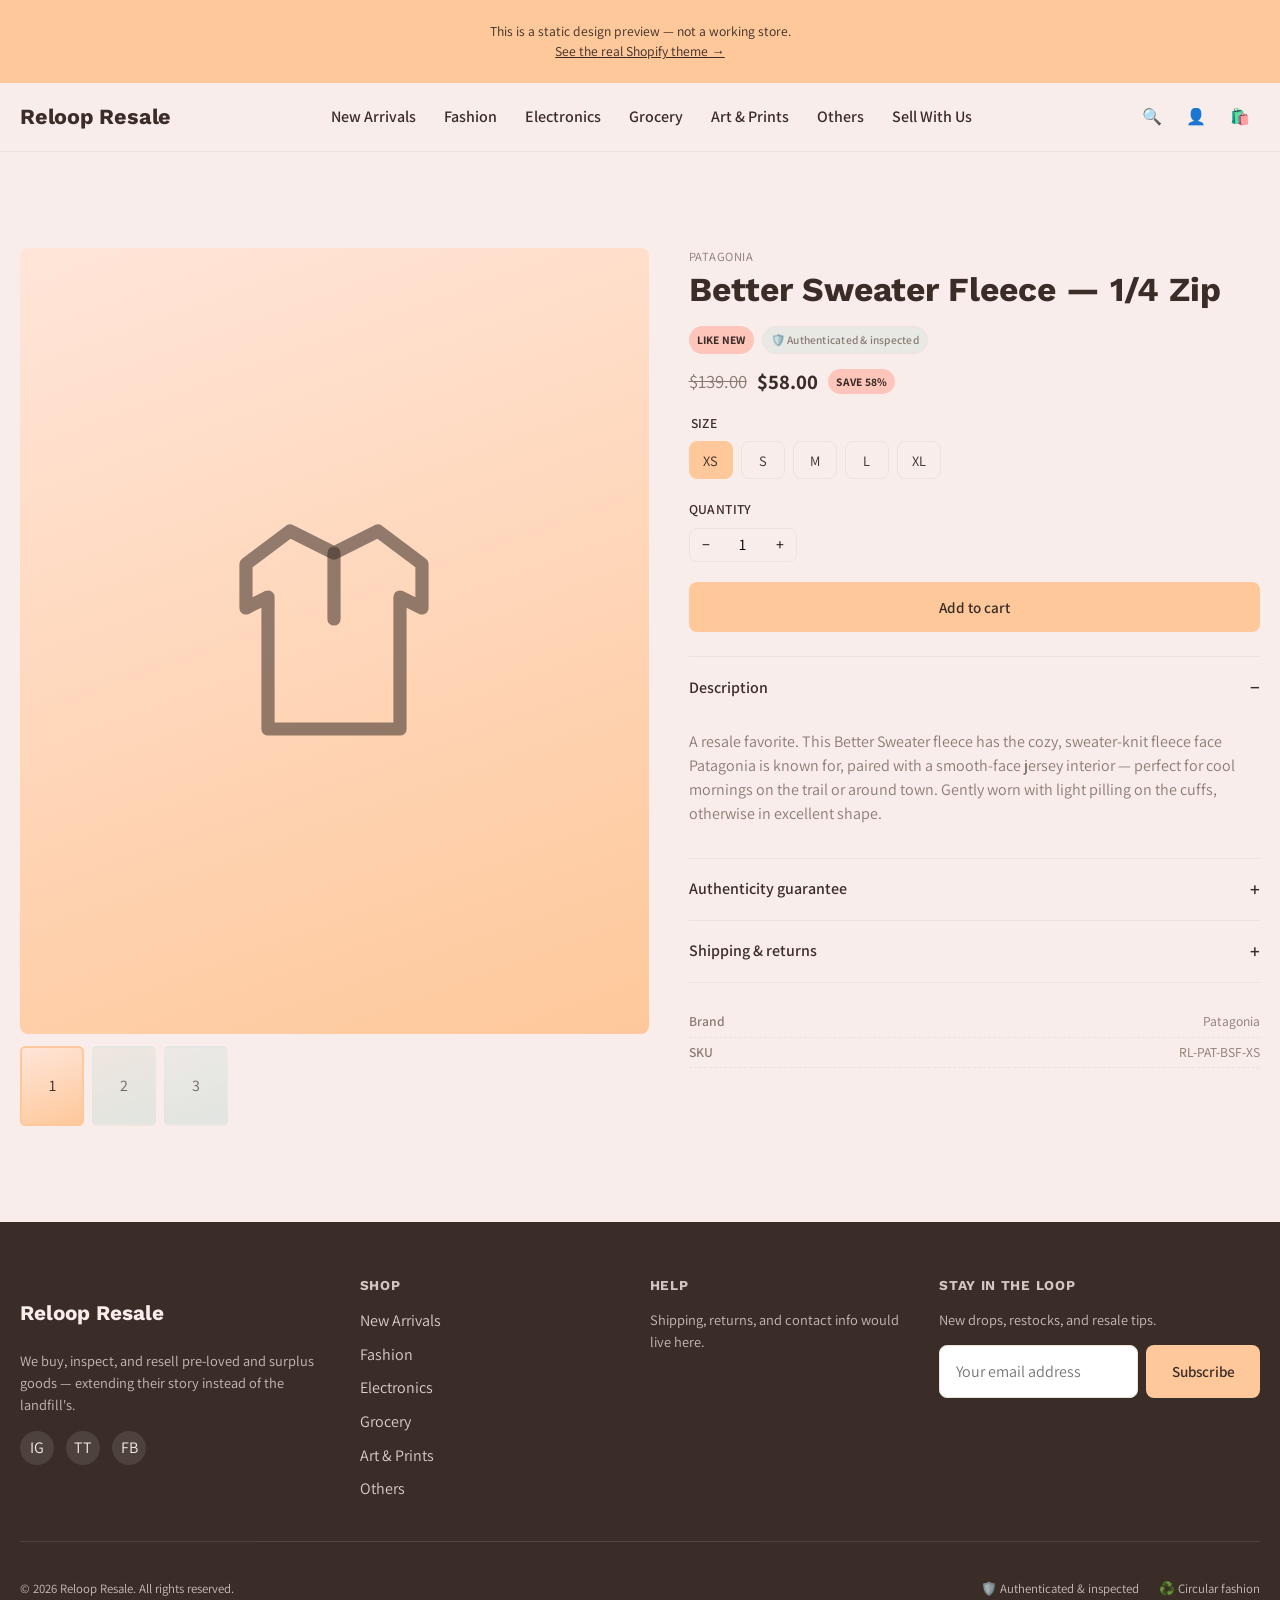
<file: static-preview/product.html>
<!doctype html>
<html lang="en">
<head>
<meta charset="utf-8">
<meta name="viewport" content="width=device-width,initial-scale=1">
<title>Patagonia Better Sweater Fleece — Reloop Resale</title>
<meta name="description" content="Product page design preview for the Reloop Resale Shopify theme — condition badge, authenticity guarantee, and per-size availability.">
<link rel="preconnect" href="https://fonts.googleapis.com">
<link rel="preconnect" href="https://fonts.gstatic.com" crossorigin>
<link href="https://fonts.googleapis.com/css2?family=Work+Sans:wght@600;700&family=Assistant:wght@400;600;700&display=swap" rel="stylesheet">
<link rel="stylesheet" href="assets/style.css">
</head>
<body>
<a class="visually-hidden skip-to-content" href="#main-content">Skip to content</a>

<div class="announcement-bar">
  <p>This is a static design preview — not a working store. <a href="../README.md" style="text-decoration:underline;">See the real Shopify theme →</a></p>
</div>

<header class="site-header">
  <div class="container site-header__inner">
    <button type="button" class="icon-button site-header__menu-toggle" data-menu-drawer-toggle aria-label="Menu">☰</button>
    <a href="index.html" class="site-header__logo"><span class="site-header__logo-text">Reloop Resale</span></a>
    <nav class="site-header__nav" aria-label="Primary">
      <ul class="site-header__nav-list">
        <li class="site-header__nav-item"><a href="collection.html" class="site-header__nav-link">New Arrivals</a></li>
        <li class="site-header__nav-item"><a href="collection.html" class="site-header__nav-link">Fashion</a></li>
        <li class="site-header__nav-item"><a href="collection.html" class="site-header__nav-link">Electronics</a></li>
        <li class="site-header__nav-item"><a href="collection.html" class="site-header__nav-link">Grocery</a></li>
        <li class="site-header__nav-item"><a href="collection.html" class="site-header__nav-link">Art &amp; Prints</a></li>
        <li class="site-header__nav-item"><a href="collection.html" class="site-header__nav-link">Others</a></li>
        <li class="site-header__nav-item"><a href="index.html#sell-with-us" class="site-header__nav-link">Sell With Us</a></li>
      </ul>
    </nav>
    <div class="site-header__actions">
      <button type="button" class="icon-button" data-search-drawer-toggle aria-label="Search">🔍</button>
      <a href="#" class="icon-button" aria-label="Account">👤</a>
      <button type="button" class="icon-button site-header__cart-toggle" data-cart-drawer-toggle aria-label="Cart">
        🛍️
        <span class="cart-count-bubble" data-cart-count hidden>0</span>
      </button>
    </div>
  </div>
</header>

<div id="menu-drawer" class="menu-drawer" aria-hidden="true">
  <div class="menu-drawer__overlay" data-menu-drawer-close></div>
  <div class="menu-drawer__panel">
    <div class="menu-drawer__header">
      <span class="site-header__logo-text">Reloop Resale</span>
      <button type="button" class="icon-button" data-menu-drawer-close aria-label="Close">✕</button>
    </div>
    <ul class="menu-drawer__list">
      <li><a href="collection.html">New Arrivals</a></li>
      <li><a href="collection.html">Fashion</a></li>
      <li><a href="collection.html">Electronics</a></li>
      <li><a href="collection.html">Grocery</a></li>
      <li><a href="collection.html">Art &amp; Prints</a></li>
      <li><a href="collection.html">Others</a></li>
      <li><a href="index.html#sell-with-us">Sell With Us</a></li>
    </ul>
  </div>
</div>

<div id="search-drawer" class="search-drawer" aria-hidden="true">
  <div class="search-drawer__overlay" data-search-drawer-close></div>
  <div class="search-drawer__panel">
    <form class="search-drawer__form" onsubmit="return false;">
      🔍
      <input type="search" class="search-drawer__input" placeholder="Search for brands, items, categories...">
      <button type="button" class="icon-button" data-search-drawer-close aria-label="Close">✕</button>
    </form>
  </div>
</div>

<aside id="cart-drawer" class="cart-drawer" aria-hidden="true">
  <div class="cart-drawer__overlay" data-cart-drawer-close></div>
  <div class="cart-drawer__panel" role="dialog" aria-modal="true">
    <header class="cart-drawer__header">
      <h2 class="cart-drawer__title">Your bag</h2>
      <button type="button" class="icon-button" data-cart-drawer-close aria-label="Close">✕</button>
    </header>
    <div class="cart-drawer__body" id="cart-drawer-body"></div>
    <footer class="cart-drawer__footer" id="cart-drawer-footer" hidden>
      <div class="cart-drawer__notice"><p>Every item is inspected before it ships. Because most pieces are one-of-a-kind, availability isn't guaranteed until checkout is complete.</p></div>
      <div class="cart-drawer__subtotal-row"><span>Subtotal</span><span id="cart-drawer-subtotal">$0</span></div>
      <button type="button" class="button button--primary button--full" onclick="alert('This is a static design preview — checkout only works on a real Shopify store.');">Checkout</button>
    </footer>
  </div>
</aside>

<main id="main-content">
  <section class="product">
    <div class="container product__inner">
      <div class="product__gallery">
        <div class="product__gallery-main">
          <div class="product__gallery-image is-active" data-media-id="1" style="aspect-ratio:4/5;">
            <div class="placeholder-img ph-1" style="width:100%;height:100%;">
              <svg xmlns="http://www.w3.org/2000/svg" width="30%" height="30%" viewBox="0 0 24 24" fill="none" stroke="currentColor" stroke-width="1.2" stroke-linecap="round" stroke-linejoin="round"><path d="M8 2 4 5v4l2-1v12h12V8l2 1V5l-4-3-4 2-4-2z"/><line x1="12" y1="4" x2="12" y2="10"/></svg>
            </div>
          </div>
          <div class="product__gallery-image" data-media-id="2" style="aspect-ratio:4/5;display:none;">
            <div class="placeholder-img ph-5" style="width:100%;height:100%;">
              <svg xmlns="http://www.w3.org/2000/svg" width="30%" height="30%" viewBox="0 0 24 24" fill="none" stroke="currentColor" stroke-width="1.2" stroke-linecap="round" stroke-linejoin="round"><path d="M8 2 4 5v4l2-1v12h12V8l2 1V5l-4-3-4 2-4-2z"/><line x1="12" y1="4" x2="12" y2="10"/></svg>
            </div>
          </div>
          <div class="product__gallery-image" data-media-id="3" style="aspect-ratio:4/5;display:none;">
            <div class="placeholder-img ph-3" style="width:100%;height:100%;">
              <svg xmlns="http://www.w3.org/2000/svg" width="30%" height="30%" viewBox="0 0 24 24" fill="none" stroke="currentColor" stroke-width="1.2" stroke-linecap="round" stroke-linejoin="round"><path d="M8 2 4 5v4l2-1v12h12V8l2 1V5l-4-3-4 2-4-2z"/><line x1="12" y1="4" x2="12" y2="10"/></svg>
            </div>
          </div>
        </div>
        <div class="product__gallery-thumbs">
          <button type="button" class="product__gallery-thumb is-active ph-1" data-thumb-for="1" aria-label="View image 1" style="display:flex;align-items:center;justify-content:center;color:#3A2C27;">1</button>
          <button type="button" class="product__gallery-thumb ph-5" data-thumb-for="2" aria-label="View image 2" style="display:flex;align-items:center;justify-content:center;color:#3A2C27;">2</button>
          <button type="button" class="product__gallery-thumb ph-3" data-thumb-for="3" aria-label="View image 3" style="display:flex;align-items:center;justify-content:center;color:#3A2C27;">3</button>
        </div>
      </div>

      <div class="product__info">
        <p class="product__vendor">Patagonia</p>
        <h1 class="product__title">Better Sweater Fleece — 1/4 Zip</h1>

        <div class="product__badges">
          <span class="badge badge--condition" style="--badge-color: var(--color-condition-like-new)">Like New</span>
          <span class="badge badge--authenticity">🛡️ Authenticated &amp; inspected</span>
        </div>

        <div class="price price--on-sale" style="font-size:1.3rem;margin-bottom:1rem;">
          <span class="price__compare"><s>$139.00</s></span>
          <span class="price__current">$58.00</span>
          <span class="badge badge--savings">Save 58%</span>
        </div>

        <p class="product__one-of-one" id="sold-out-notice" hidden>🏷️ This size just sold — try another size, or check back soon.</p>

        <form id="product-form" onsubmit="return false;">
          <fieldset class="product-form__option">
            <legend>Size</legend>
            <div class="product-form__values" id="size-options">
              <label class="product-form__value"><input type="radio" name="size" value="XS" checked><span>XS</span></label>
              <label class="product-form__value"><input type="radio" name="size" value="S" data-sold-out><span>S</span></label>
              <label class="product-form__value"><input type="radio" name="size" value="M"><span>M</span></label>
              <label class="product-form__value"><input type="radio" name="size" value="L"><span>L</span></label>
              <label class="product-form__value"><input type="radio" name="size" value="XL"><span>XL</span></label>
            </div>
          </fieldset>

          <div class="product-form__quantity">
            <label for="quantity">Quantity</label>
            <div class="quantity">
              <button type="button" class="quantity__button" id="qty-decrease" aria-label="Decrease quantity">−</button>
              <input type="number" id="quantity" class="quantity__input" value="1" min="1">
              <button type="button" class="quantity__button" id="qty-increase" aria-label="Increase quantity">+</button>
            </div>
          </div>

          <button type="submit" class="button button--primary button--full" id="add-to-cart-btn">
            <span id="add-to-cart-text">Add to cart</span>
          </button>
        </form>

        <div class="product__accordion">
          <details class="accordion" open>
            <summary>Description</summary>
            <div class="accordion__content">
              <p>A resale favorite. This Better Sweater fleece has the cozy, sweater-knit fleece face Patagonia is known for, paired with a smooth-face jersey interior — perfect for cool mornings on the trail or around town. Gently worn with light pilling on the cuffs, otherwise in excellent shape.</p>
            </div>
          </details>
          <details class="accordion">
            <summary>Authenticity guarantee</summary>
            <div class="accordion__content">
              <p>Authenticated &amp; inspected. Every item passes a multi-point inspection covering material, function, and condition before it's listed. If anything doesn't match the listing, we'll make it right.</p>
            </div>
          </details>
          <details class="accordion">
            <summary>Shipping &amp; returns</summary>
            <div class="accordion__content">
              <p>Ships within 1-2 business days. Returns accepted within 14 days of delivery for store credit or a refund, provided the item is unworn and in its original condition.</p>
            </div>
          </details>
        </div>

        <dl class="product__meta">
          <div><dt>Brand</dt><dd>Patagonia</dd></div>
          <div><dt>SKU</dt><dd id="sku-display">RL-PAT-BSF-M</dd></div>
        </dl>
      </div>
    </div>
  </section>
</main>

<footer class="site-footer">
  <div class="container site-footer__inner">
    <div class="site-footer__grid">
      <div class="site-footer__brand">
        <p class="site-footer__logo-text">Reloop Resale</p>
        <div class="site-footer__about">We buy, inspect, and resell pre-loved and surplus goods — extending their story instead of the landfill's.</div>
        <ul class="site-footer__social">
          <li><a href="#" aria-label="Instagram">IG</a></li>
          <li><a href="#" aria-label="TikTok">TT</a></li>
          <li><a href="#" aria-label="Facebook">FB</a></li>
        </ul>
      </div>
      <div class="site-footer__col">
        <h3 class="site-footer__heading">Shop</h3>
        <ul><li><a href="collection.html">New Arrivals</a></li><li><a href="collection.html">Fashion</a></li><li><a href="collection.html">Electronics</a></li><li><a href="collection.html">Grocery</a></li><li><a href="collection.html">Art &amp; Prints</a></li><li><a href="collection.html">Others</a></li></ul>
      </div>
      <div class="site-footer__col">
        <h3 class="site-footer__heading">Help</h3>
        <div class="site-footer__text">Shipping, returns, and contact info would live here.</div>
      </div>
      <div class="site-footer__col">
        <h3 class="site-footer__heading">Stay in the loop</h3>
        <p class="site-footer__text">New drops, restocks, and resale tips.</p>
        <form class="newsletter-form" data-demo-form>
          <div class="newsletter-form__row">
            <input type="email" placeholder="Your email address" required>
            <button type="submit" class="button button--primary">Subscribe</button>
          </div>
          <p class="form-success" hidden>Thanks for subscribing!</p>
        </form>
      </div>
    </div>
    <div class="site-footer__bottom">
      <p class="site-footer__copyright">© 2026 Reloop Resale. All rights reserved.</p>
      <ul class="site-footer__trust">
        <li>🛡️ Authenticated &amp; inspected</li>
        <li>♻️ Circular fashion</li>
      </ul>
    </div>
  </div>
</footer>

<script src="assets/script.js"></script>
<script>
  (function () {
    var sizeInputs = document.querySelectorAll('input[name="size"]');
    var addBtn = document.getElementById('add-to-cart-btn');
    var addText = document.getElementById('add-to-cart-text');
    var soldOutNotice = document.getElementById('sold-out-notice');

    function updateAvailability() {
      var checked = document.querySelector('input[name="size"]:checked');
      var soldOut = checked && checked.hasAttribute('data-sold-out');
      addBtn.disabled = !!soldOut;
      addText.textContent = soldOut ? 'Sold out' : 'Add to cart';
      soldOutNotice.hidden = !soldOut;
      document.getElementById('sku-display').textContent = 'RL-PAT-BSF-' + (checked ? checked.value : 'M');
    }
    sizeInputs.forEach(function (input) { input.addEventListener('change', updateAvailability); });
    updateAvailability();

    document.querySelectorAll('[data-thumb-for]').forEach(function (thumb) {
      thumb.addEventListener('click', function () {
        var id = thumb.getAttribute('data-thumb-for');
        document.querySelectorAll('[data-thumb-for]').forEach(function (t) { t.classList.toggle('is-active', t === thumb); });
        document.querySelectorAll('.product__gallery-image').forEach(function (img) {
          var active = img.getAttribute('data-media-id') === id;
          img.classList.toggle('is-active', active);
          img.style.display = active ? '' : 'none';
        });
      });
    });

    document.getElementById('qty-increase').addEventListener('click', function () {
      var input = document.getElementById('quantity');
      input.value = (parseInt(input.value, 10) || 1) + 1;
    });
    document.getElementById('qty-decrease').addEventListener('click', function () {
      var input = document.getElementById('quantity');
      input.value = Math.max(1, (parseInt(input.value, 10) || 1) - 1);
    });

    document.getElementById('product-form').addEventListener('submit', function () {
      if (addBtn.disabled) return;
      var size = document.querySelector('input[name="size"]:checked').value;
      var qty = parseInt(document.getElementById('quantity').value, 10) || 1;
      window.ReloopAddToCart({
        id: 'p1',
        title: 'Better Sweater Fleece — 1/4 Zip',
        vendor: 'Patagonia',
        variant: 'Size ' + size,
        price: 58,
        icon: 'jacket',
        ph: 'ph-1',
        condition: 'like-new',
        qty: qty
      });
    });
  })();
</script>
</body>
</html>
</file>
<file: static-preview/assets/style.css>
/* Reloop Resale — static design preview stylesheet
   (adapted from the Shopify theme's assets/base.css with concrete
   default values in place of Liquid-generated settings) */

:root {
  --color-background: #F8EDEB;
  --color-surface: #E8E8E4;
  --color-text: #3A2C27;
  --color-text-muted: #8A7B72;
  --color-border: #ECE4DB;
  --color-primary: #FEC89A;
  --color-primary-text: #3A2C27;
  --color-accent: #FEC5BB;
  --color-accent-text: #3A2C27;
  --color-condition-new: #FEC89A;
  --color-condition-like-new: #FEC5BB;
  --color-condition-good: #FCD5CE;
  --color-condition-fair: #D8E2DC;
  --color-header-background: #F8EDEB;
  --color-footer-background: #3A2C27;
  --color-footer-text: #F8EDEB;
  --font-heading-family: 'Work Sans', sans-serif;
  --font-heading-weight: 700;
  --font-heading-style: normal;
  --font-body-family: 'Assistant', sans-serif;
  --font-body-weight: 400;
  --font-body-style: normal;
  --page-width: 1280px;
  --grid-spacing: 24px;
  --corner-radius: 8px;
}

/* Placeholder "photography" tiles used in place of real product images */
.placeholder-img {
  width: 100%;
  height: 100%;
  display: flex;
  align-items: center;
  justify-content: center;
  color: rgba(58,44,39,0.55);
}
.placeholder-img svg { width: 42%; height: 42%; }
.ph-1 { background: linear-gradient(160deg, #FFE5D9, #FEC89A); }
.ph-2 { background: linear-gradient(160deg, #FEC5BB, #FAE1DD); }
.ph-3 { background: linear-gradient(160deg, #E8E8E4, #D8E2DC); }
.ph-4 { background: linear-gradient(160deg, #FCD5CE, #FEC5BB); }
.ph-5 { background: linear-gradient(160deg, #ECE4DB, #D8E2DC); }
.ph-6 { background: linear-gradient(160deg, #FFD7BA, #FEC89A); }

*, *::before, *::after { box-sizing: border-box; }
html { -webkit-text-size-adjust: 100%; }

body {
  margin: 0;
  background: var(--color-background);
  color: var(--color-text);
  font-family: var(--font-body-family);
  font-weight: var(--font-body-weight);
  font-style: var(--font-body-style);
  font-size: calc(16px * var(--font-body-scale, 1));
  line-height: 1.5;
}

img { max-width: 100%; display: block; }
a { color: inherit; text-decoration: none; }
button { font: inherit; cursor: pointer; }
input, select, textarea { font: inherit; }
ul, ol { margin: 0; padding: 0; list-style: none; }

h1, h2, h3, h4 {
  font-family: var(--font-heading-family);
  font-weight: var(--font-heading-weight);
  font-style: var(--font-heading-style);
  margin: 0 0 0.5em;
  line-height: 1.15;
}

.visually-hidden {
  position: absolute !important;
  width: 1px; height: 1px;
  padding: 0; margin: -1px;
  overflow: hidden;
  clip: rect(0,0,0,0);
  white-space: nowrap;
  border: 0;
}

.skip-to-content {
  position: fixed;
  top: -100px;
  left: 1rem;
  z-index: 1000;
  background: var(--color-primary);
  color: var(--color-primary-text);
  padding: 0.75rem 1.25rem;
  border-radius: var(--corner-radius);
}
.skip-to-content:focus {
  position: fixed;
  top: 1rem;
}

.container {
  max-width: var(--page-width);
  margin: 0 auto;
  padding: 0 20px;
}

[hidden] { display: none !important; }

/* Buttons */
.button {
  display: inline-flex;
  align-items: center;
  justify-content: center;
  gap: 0.5em;
  padding: 0.85em 1.6em;
  border-radius: var(--corner-radius);
  border: 1px solid transparent;
  font-weight: 600;
  font-size: 0.95rem;
  cursor: pointer;
  transition: opacity 0.15s ease, transform 0.1s ease;
}
.button:hover { opacity: 0.85; }
.button:active { transform: scale(0.98); }
.button:disabled { opacity: 0.5; cursor: not-allowed; }
.button--primary { background: var(--color-primary); color: var(--color-primary-text); }
.button--accent { background: var(--color-accent); color: var(--color-accent-text); }
.button--outline { background: transparent; color: var(--color-text); border-color: var(--color-border); }
.button--full { width: 100%; }

.icon-button {
  display: inline-flex;
  align-items: center;
  justify-content: center;
  position: relative;
  background: transparent;
  border: none;
  color: var(--color-text);
  width: 40px;
  height: 40px;
  border-radius: 999px;
}
.icon-button:hover { background: rgba(0,0,0,0.05); }

/* Badges */
.badge {
  display: inline-flex;
  align-items: center;
  gap: 0.35em;
  font-size: 0.72rem;
  font-weight: 700;
  letter-spacing: 0.02em;
  text-transform: uppercase;
  padding: 0.35em 0.7em;
  border-radius: 999px;
  background: var(--color-surface);
  color: var(--color-text);
}
.badge--condition { background: var(--badge-color, var(--color-primary)); color: var(--color-text); }
.badge--savings { background: var(--color-accent); color: var(--color-accent-text); }
.badge--sold-out { background: var(--color-text); color: var(--color-background); }
.badge--authenticity { background: var(--color-surface); border: 1px solid var(--color-border); color: var(--color-text-muted); text-transform: none; font-weight: 600; }

/* Section heading helpers */
.section-heading { font-size: clamp(1.4rem, 1.1rem + 1.2vw, 2rem); }
.section-heading--center { text-align: center; }
.section-subheading { color: var(--color-text-muted); margin: -0.5em 0 1.5em; }
.section-subheading--center { text-align: center; }
.section-header { display: flex; align-items: flex-end; justify-content: space-between; gap: 1rem; margin-bottom: 1.5rem; flex-wrap: wrap; }
.section-header__link { display: inline-flex; align-items: center; gap: 0.25em; font-weight: 600; white-space: nowrap; }
.empty-state { color: var(--color-text-muted); padding: 2rem 0; text-align: center; }

section { padding: 48px 0; }

/* Announcement bar */
.announcement-bar {
  background: var(--color-primary);
  color: var(--color-primary-text);
  text-align: center;
  font-size: 0.85rem;
  padding: 0.55em 1em;
}
.announcement-bar a { display: block; }

/* Header */
.site-header {
  background: var(--color-header-background);
  border-bottom: 1px solid var(--color-border);
  position: sticky;
  top: 0;
  z-index: 40;
}
.site-header__inner {
  display: flex;
  align-items: center;
  gap: 1rem;
  padding: 14px 20px;
}
.site-header__menu-toggle { display: none; }
.site-header__logo { display: flex; align-items: center; margin-right: auto; }
.site-header__logo-text { font-family: var(--font-heading-family); font-weight: 700; font-size: 1.35rem; letter-spacing: -0.01em; }
.site-header__nav { margin: 0 auto; }
.site-header__nav-list { display: flex; gap: 1.75rem; }
.site-header__nav-item { position: relative; }
.site-header__nav-link { display: inline-flex; align-items: center; gap: 0.25em; font-weight: 600; padding: 0.5em 0; }
.site-header__dropdown {
  position: absolute;
  top: 100%; left: 0;
  background: var(--color-surface);
  border: 1px solid var(--color-border);
  border-radius: var(--corner-radius);
  padding: 0.5rem;
  min-width: 180px;
  box-shadow: 0 12px 24px rgba(0,0,0,0.08);
  opacity: 0;
  visibility: hidden;
  transform: translateY(4px);
  transition: opacity 0.15s ease, transform 0.15s ease, visibility 0.15s;
}
.site-header__nav-item:hover .site-header__dropdown,
.site-header__nav-item:focus-within .site-header__dropdown {
  opacity: 1; visibility: visible; transform: translateY(0);
}
.site-header__dropdown li a { display: block; padding: 0.5em 0.75em; border-radius: calc(var(--corner-radius) / 2); }
.site-header__dropdown li a:hover { background: var(--color-background); }
.site-header__actions { display: flex; align-items: center; gap: 0.25rem; margin-left: auto; }
.cart-count-bubble {
  position: absolute;
  top: 2px; right: 2px;
  background: var(--color-accent);
  color: var(--color-accent-text);
  font-size: 0.65rem;
  font-weight: 700;
  min-width: 16px; height: 16px;
  border-radius: 999px;
  display: flex; align-items: center; justify-content: center;
  padding: 0 3px;
}

@media (max-width: 989px) {
  .site-header__nav { display: none; }
  .site-header__menu-toggle { display: inline-flex; }
}

/* Drawers (menu, search, cart) shared */
.menu-drawer, .search-drawer, .cart-drawer {
  position: fixed;
  inset: 0;
  z-index: 100;
  visibility: hidden;
  pointer-events: none;
}
.menu-drawer[data-open], .search-drawer[data-open], .cart-drawer[data-open] {
  visibility: visible;
  pointer-events: auto;
}
.menu-drawer__overlay, .search-drawer__overlay, .cart-drawer__overlay {
  position: absolute; inset: 0;
  background: rgba(20, 20, 16, 0.45);
  opacity: 0;
  transition: opacity 0.2s ease;
}
.menu-drawer[data-open] .menu-drawer__overlay,
.search-drawer[data-open] .search-drawer__overlay,
.cart-drawer[data-open] .cart-drawer__overlay { opacity: 1; }

.menu-drawer__panel, .cart-drawer__panel {
  position: absolute;
  top: 0; bottom: 0; left: 0;
  width: min(360px, 88vw);
  background: var(--color-surface);
  box-shadow: 8px 0 24px rgba(0,0,0,0.12);
  transform: translateX(-102%);
  transition: transform 0.25s ease;
  display: flex;
  flex-direction: column;
}
.cart-drawer__panel { left: auto; right: 0; transform: translateX(102%); box-shadow: -8px 0 24px rgba(0,0,0,0.12); }
.menu-drawer[data-open] .menu-drawer__panel,
.cart-drawer[data-open] .cart-drawer__panel { transform: translateX(0); }

.menu-drawer__header, .cart-drawer__header {
  display: flex; align-items: center; justify-content: space-between;
  padding: 1rem 1.25rem;
  border-bottom: 1px solid var(--color-border);
}
.cart-drawer__title { font-size: 1.1rem; margin: 0; }
.cart-drawer__count { color: var(--color-text-muted); font-weight: 400; }
.menu-drawer__list, .cart-drawer__body { padding: 1rem 1.25rem; overflow-y: auto; }
.menu-drawer__list > li { padding: 0.6em 0; font-weight: 600; border-bottom: 1px solid var(--color-border); }
.menu-drawer__sublist { padding-left: 1rem; margin-top: 0.5rem; }
.menu-drawer__sublist li { padding: 0.4em 0; font-weight: 400; }
.menu-drawer__list--secondary { border-top: 1px solid var(--color-border); margin-top: 1rem; padding-top: 1rem; }

.search-drawer__panel {
  position: absolute; top: 0; left: 0; right: 0;
  background: var(--color-surface);
  padding: 1rem 1.25rem;
  transform: translateY(-100%);
  transition: transform 0.2s ease;
}
.search-drawer[data-open] .search-drawer__panel { transform: translateY(0); }
.search-drawer__form { display: flex; align-items: center; gap: 0.75rem; max-width: var(--page-width); margin: 0 auto; }
.search-drawer__input { flex: 1; border: none; background: transparent; font-size: 1.1rem; outline: none; }

/* Cart drawer body */
.cart-drawer__body { flex: 1; }
.cart-drawer__empty { text-align: center; padding: 2rem 0; display: flex; flex-direction: column; gap: 1rem; align-items: center; }
.cart-drawer__items { display: flex; flex-direction: column; gap: 1rem; }
.cart-line { display: flex; gap: 0.75rem; position: relative; }
.cart-line__image-link { flex-shrink: 0; width: 76px; }
.cart-line__image { border-radius: calc(var(--corner-radius) / 1.5); aspect-ratio: 3/4; object-fit: cover; }
.cart-line__details { flex: 1; min-width: 0; }
.cart-line__vendor { font-size: 0.72rem; color: var(--color-text-muted); margin: 0; text-transform: uppercase; letter-spacing: 0.03em; }
.cart-line__title { font-weight: 600; display: block; }
.cart-line__variant { font-size: 0.85rem; color: var(--color-text-muted); margin: 0.1em 0; }
.cart-line__price-row { display: flex; align-items: center; justify-content: space-between; margin-top: 0.5rem; gap: 0.5rem; }
.cart-line__final-price { font-weight: 600; }
.cart-line__remove { position: absolute; top: 0; right: 0; width: 28px; height: 28px; }
.cart-line__unit-price { font-weight: 600; margin: 0.35em 0 0; }

.cart-drawer__footer { border-top: 1px solid var(--color-border); padding: 1rem 1.25rem 1.25rem; }
.cart-drawer__notice { font-size: 0.82rem; color: var(--color-text-muted); background: var(--color-background); border-radius: var(--corner-radius); padding: 0.75em 1em; margin-bottom: 0.75rem; }
.cart-drawer__notice p { margin: 0; }
.cart-drawer__note summary { cursor: pointer; font-size: 0.85rem; font-weight: 600; margin-bottom: 0.5rem; }
.cart-drawer__note textarea { width: 100%; border: 1px solid var(--color-border); border-radius: calc(var(--corner-radius) / 1.5); padding: 0.5em; min-height: 60px; }
.cart-drawer__subtotal-row { display: flex; justify-content: space-between; font-weight: 700; margin: 0.75rem 0; font-size: 1.05rem; }

/* Quantity input */
.quantity { display: inline-flex; align-items: center; border: 1px solid var(--color-border); border-radius: var(--corner-radius); overflow: hidden; }
.quantity__button { background: transparent; border: none; width: 32px; height: 32px; display: flex; align-items: center; justify-content: center; }
.quantity__button:hover { background: var(--color-background); }
.quantity__input { width: 42px; border: none; text-align: center; background: transparent; -moz-appearance: textfield; }
.quantity__input::-webkit-outer-spin-button, .quantity__input::-webkit-inner-spin-button { -webkit-appearance: none; margin: 0; }

/* Hero */
.hero { position: relative; color: #fff; min-height: 60vh; display: flex; align-items: center; padding: 0; overflow: hidden; }
.hero__media { position: absolute; inset: 0; }
.hero__media--placeholder { background: var(--color-border); }
.hero__image { width: 100%; height: 100%; object-fit: cover; }
.hero__overlay { position: absolute; inset: 0; background: rgba(20,20,16, var(--hero-overlay-opacity, 0.25)); }
.hero__content { position: relative; padding: 80px 20px; max-width: 640px; }
.hero__content--center { max-width: 760px; margin: 0 auto; text-align: center; }
.hero__eyebrow { text-transform: uppercase; letter-spacing: 0.08em; font-size: 0.8rem; font-weight: 700; opacity: 0.9; }
.hero__heading { font-size: clamp(2rem, 1.5rem + 2.5vw, 3.4rem); }
.hero__text { font-size: 1.1rem; opacity: 0.95; margin-bottom: 1.5rem; }
.hero__actions { display: flex; gap: 0.75rem; flex-wrap: wrap; }
.hero__content--center .hero__actions { justify-content: center; }

/* Trust badges */
.trust-badges__grid { display: grid; grid-template-columns: repeat(4, 1fr); gap: var(--grid-spacing); margin-top: 2rem; }
.trust-badges__item { text-align: center; padding: 1.5rem 1rem; background: var(--color-surface); border-radius: var(--corner-radius); border: 1px solid var(--color-border); }
.trust-badges__icon { color: var(--color-text); margin-bottom: 0.75rem; display: flex; justify-content: center; }
.trust-badges__title { font-size: 1rem; margin-bottom: 0.35em; }
.trust-badges__text { color: var(--color-text-muted); font-size: 0.9rem; margin: 0; }

/* Product grid / card */
.product-grid { display: grid; gap: var(--grid-spacing); grid-template-columns: repeat(2, 1fr); }
.product-grid--3-col { grid-template-columns: repeat(2, 1fr); }
.product-grid--4-col { grid-template-columns: repeat(2, 1fr); }
.product-grid--5-col { grid-template-columns: repeat(2, 1fr); }
@media (min-width: 750px) {
  .product-grid--3-col { grid-template-columns: repeat(3, 1fr); }
  .product-grid--4-col { grid-template-columns: repeat(4, 1fr); }
  .product-grid--5-col { grid-template-columns: repeat(5, 1fr); }
}

.product-card { display: flex; flex-direction: column; }
.product-card__media { position: relative; aspect-ratio: 3/4; border-radius: var(--corner-radius); overflow: hidden; background: var(--color-surface); }
.product-card__image { width: 100%; height: 100%; object-fit: cover; }
.product-card__image--primary { position: relative; }
.product-card__image--secondary { position: absolute; inset: 0; opacity: 0; transition: opacity 0.25s ease; }
.product-card__media-link:hover .product-card__image--secondary { opacity: 1; }
.product-card__badges { position: absolute; top: 10px; left: 10px; display: flex; flex-direction: column; gap: 0.4rem; align-items: flex-start; }
.product-card .badge--sold-out { position: absolute; top: 10px; right: 10px; }
.product-card__info { padding-top: 0.75rem; }
.product-card__vendor { font-size: 0.72rem; text-transform: uppercase; letter-spacing: 0.03em; color: var(--color-text-muted); margin: 0 0 0.15em; }
.product-card__title { font-size: 0.95rem; font-weight: 600; margin: 0 0 0.35em; font-family: var(--font-body-family); }

.price { display: flex; align-items: center; gap: 0.5em; flex-wrap: wrap; }
.price__compare { color: var(--color-text-muted); font-size: 0.9em; }
.price__current { font-weight: 700; }

/* How it works */
.how-it-works__steps { display: grid; grid-template-columns: repeat(2, 1fr); gap: var(--grid-spacing); margin-top: 2.5rem; counter-reset: step; }
.how-it-works__step { text-align: center; }
.how-it-works__number { display: inline-flex; align-items: center; justify-content: center; width: 36px; height: 36px; border-radius: 999px; background: var(--color-primary); color: var(--color-primary-text); font-weight: 700; margin-bottom: 0.75rem; }
.how-it-works__title { font-size: 1rem; }
.how-it-works__text { color: var(--color-text-muted); font-size: 0.9rem; margin: 0; }
@media (min-width: 750px) { .how-it-works__steps { grid-template-columns: repeat(4, 1fr); } }

/* Brand marquee */
.brand-marquee { padding-bottom: 24px; }
.brand-marquee__heading { text-align: center; text-transform: uppercase; letter-spacing: 0.08em; font-size: 0.8rem; color: var(--color-text-muted); margin-bottom: 1.5rem; }
.brand-marquee__track { display: flex; overflow: hidden; -webkit-mask-image: linear-gradient(90deg, transparent, #000 8%, #000 92%, transparent); mask-image: linear-gradient(90deg, transparent, #000 8%, #000 92%, transparent); }
.brand-marquee__list { display: flex; gap: 3rem; padding: 0 1.5rem; animation: marquee 28s linear infinite; flex-shrink: 0; align-items: center; }
.brand-marquee__item { font-family: var(--font-heading-family); font-weight: 700; font-size: 1.2rem; color: var(--color-text-muted); white-space: nowrap; opacity: 0.8; }
.brand-marquee__logo { height: 28px; width: auto; object-fit: contain; }
@keyframes marquee { from { transform: translateX(0); } to { transform: translateX(-100%); } }
@media (prefers-reduced-motion: reduce) { .brand-marquee__list { animation: none; } }

/* Sell with us */
.sell-with-us { background: var(--color-surface); }
.sell-with-us__inner { display: grid; grid-template-columns: 1fr; gap: 2rem; align-items: center; }
.sell-with-us__eyebrow { text-transform: uppercase; letter-spacing: 0.06em; font-size: 0.8rem; font-weight: 700; color: var(--color-text); }
.sell-with-us__heading { font-size: clamp(1.6rem, 1.3rem + 1.5vw, 2.4rem); }
.sell-with-us__text { color: var(--color-text-muted); margin-bottom: 1.5rem; }
.sell-with-us__media img, .sell-with-us__placeholder { border-radius: var(--corner-radius); width: 100%; aspect-ratio: 4/3; object-fit: cover; }
@media (min-width: 750px) { .sell-with-us__inner { grid-template-columns: 1fr 1fr; } }

/* Testimonials */
.testimonials__grid { display: grid; grid-template-columns: 1fr; gap: var(--grid-spacing); margin-top: 2rem; }
.testimonial { background: var(--color-surface); border: 1px solid var(--color-border); border-radius: var(--corner-radius); padding: 1.5rem; margin: 0; }
.testimonial__stars { color: var(--color-text); display: flex; gap: 0.15rem; margin-bottom: 0.75rem; }
.testimonial__quote { margin: 0 0 1rem; }
.testimonial__author { font-weight: 600; font-style: normal; color: var(--color-text-muted); font-size: 0.9rem; }
@media (min-width: 750px) { .testimonials__grid { grid-template-columns: repeat(3, 1fr); } }

/* Newsletter */
.newsletter-section { background: var(--color-primary); color: var(--color-primary-text); }
.newsletter-section__inner { display: flex; flex-direction: column; gap: 1.25rem; align-items: flex-start; justify-content: space-between; }
.newsletter-section .section-heading, .newsletter-section .section-subheading { color: inherit; }
.newsletter-form__row { display: flex; gap: 0.5rem; max-width: 420px; }
.newsletter-form__row input { flex: 1; padding: 0.85em 1em; border-radius: var(--corner-radius); border: 1px solid var(--color-border); }
.form-success { color: inherit; margin-top: 0.5rem; }
@media (min-width: 750px) { .newsletter-section__inner { flex-direction: row; align-items: center; } }

/* Rich text */
.rich-text__inner { max-width: 720px; }
.rich-text--center { margin: 0 auto; text-align: center; }
.rich-text__content { color: var(--color-text-muted); margin-bottom: 1.5rem; }
.rich-text__content p:first-child { margin-top: 0; }

/* Footer */
.site-footer { background: var(--color-footer-background); color: var(--color-footer-text); padding: 56px 0 24px; }
.site-footer__grid { display: grid; grid-template-columns: 1fr; gap: 2.5rem; padding-bottom: 2.5rem; }
.site-footer__logo { filter: brightness(0) invert(1); }
.site-footer__logo-text { font-family: var(--font-heading-family); font-weight: 700; font-size: 1.3rem; }
.site-footer__about { opacity: 0.75; font-size: 0.9rem; margin: 0.75rem 0 1rem; }
.site-footer__social { display: flex; gap: 0.75rem; }
.site-footer__social a { display: inline-flex; width: 34px; height: 34px; align-items: center; justify-content: center; border-radius: 999px; background: rgba(255,255,255,0.1); }
.site-footer__heading { font-size: 0.85rem; text-transform: uppercase; letter-spacing: 0.05em; margin-bottom: 1rem; opacity: 0.8; }
.site-footer__col ul { display: flex; flex-direction: column; gap: 0.6rem; }
.site-footer__col a { opacity: 0.85; }
.site-footer__col a:hover { opacity: 1; text-decoration: underline; }
.site-footer__text { opacity: 0.75; font-size: 0.9rem; }
.site-footer__bottom { border-top: 1px solid rgba(255,255,255,0.15); padding-top: 1.5rem; display: flex; flex-direction: column; gap: 1rem; justify-content: space-between; font-size: 0.8rem; opacity: 0.75; }
.site-footer__trust { display: flex; gap: 1.25rem; flex-wrap: wrap; }
.site-footer__trust li { display: flex; align-items: center; gap: 0.35em; }
@media (min-width: 750px) {
  .site-footer__grid { grid-template-columns: 1.2fr repeat(3, 1fr); }
  .site-footer__bottom { flex-direction: row; align-items: center; }
}

/* Product page */
.product__inner { display: grid; grid-template-columns: 1fr; gap: 2.5rem; padding: 32px 20px; }
.product__gallery-image { border-radius: var(--corner-radius); overflow: hidden; margin-bottom: 0.75rem; }
.product__gallery-image img { width: 100%; aspect-ratio: 4/5; object-fit: cover; }
.product__gallery-thumbs { display: flex; gap: 0.5rem; flex-wrap: wrap; }
.product__gallery-thumb { width: 64px; height: 80px; border-radius: calc(var(--corner-radius) / 1.5); overflow: hidden; border: 2px solid transparent; padding: 0; opacity: 0.7; }
.product__gallery-thumb.is-active { border-color: var(--color-primary); opacity: 1; }
.product__gallery-thumb img { width: 100%; height: 100%; object-fit: cover; }
.product__vendor { text-transform: uppercase; font-size: 0.78rem; letter-spacing: 0.04em; color: var(--color-text-muted); margin: 0 0 0.35em; }
.product__title { font-size: clamp(1.5rem, 1.3rem + 1vw, 2.1rem); }
.product__badges { display: flex; gap: 0.5rem; flex-wrap: wrap; margin-bottom: 0.75rem; }
.product__info .price { font-size: 1.3rem; margin-bottom: 1rem; }
.product__one-of-one { display: flex; align-items: center; gap: 0.4em; font-size: 0.85rem; color: var(--color-text); background: rgba(254,197,187,0.35); padding: 0.6em 0.9em; border-radius: var(--corner-radius); margin-bottom: 1rem; }
.product-form__option { border: none; padding: 0; margin: 0 0 1.25rem; }
.product-form__option legend { font-weight: 600; margin-bottom: 0.5rem; font-size: 0.85rem; text-transform: uppercase; letter-spacing: 0.03em; }
.product-form__values { display: flex; gap: 0.5rem; flex-wrap: wrap; }
.product-form__value input { position: absolute; opacity: 0; pointer-events: none; }
.product-form__value span {
  display: inline-flex; align-items: center; justify-content: center;
  min-width: 44px; padding: 0.5em 0.9em;
  border: 1px solid var(--color-border); border-radius: var(--corner-radius);
  font-size: 0.9rem; cursor: pointer;
}
.product-form__value input:checked + span { border-color: var(--color-primary); background: var(--color-primary); color: var(--color-primary-text); }
.product-form__quantity { margin-bottom: 1.25rem; }
.product-form__quantity label { display: block; font-weight: 600; font-size: 0.85rem; text-transform: uppercase; letter-spacing: 0.03em; margin-bottom: 0.5rem; }
.product__accordion { margin-top: 1.5rem; border-top: 1px solid var(--color-border); }
.accordion { border-bottom: 1px solid var(--color-border); padding: 1rem 0; }
.accordion summary { cursor: pointer; font-weight: 600; list-style: none; display: flex; justify-content: space-between; align-items: center; }
.accordion summary::-webkit-details-marker { display: none; }
.accordion summary::after { content: '+'; font-size: 1.2rem; }
.accordion[open] summary::after { content: '\2212'; }
.accordion__content { padding-top: 0.75rem; color: var(--color-text-muted); }
.product__meta { margin-top: 1.5rem; font-size: 0.85rem; color: var(--color-text-muted); }
.product__meta div { display: flex; justify-content: space-between; padding: 0.35em 0; border-bottom: 1px dashed var(--color-border); }
.product__meta dt { font-weight: 600; }
.product__meta dd { margin: 0; }
@media (min-width: 750px) { .product__inner { grid-template-columns: 1.1fr 1fr; padding: 48px 20px; } }

/* Collection page */
.collection__header { background: var(--color-surface); padding: 32px 0; margin-bottom: 2rem; text-align: center; }
.collection__title { margin-bottom: 0.25em; }
.collection__description { color: var(--color-text-muted); max-width: 640px; margin: 0 auto; }
.collection__inner { display: grid; grid-template-columns: 1fr; gap: 2rem; padding-bottom: 48px; }
.collection__filters { border: 1px solid var(--color-border); border-radius: var(--corner-radius); padding: 1rem; align-self: start; }
.filter-group { border-bottom: 1px solid var(--color-border); padding: 0.75rem 0; }
.filter-group summary { cursor: pointer; font-weight: 600; }
.filter-group__options { margin-top: 0.75rem; display: flex; flex-direction: column; gap: 0.5rem; }
.filter-option { display: flex; align-items: center; gap: 0.5rem; font-size: 0.9rem; }
.filter-option--disabled { opacity: 0.4; }
.filter-price { display: flex; align-items: center; gap: 0.5rem; }
.filter-price input { width: 80px; padding: 0.4em; border: 1px solid var(--color-border); border-radius: calc(var(--corner-radius) / 1.5); }
.filter-actions { display: flex; flex-direction: column; gap: 0.75rem; margin-top: 1rem; }
.filter-actions__clear { text-align: center; font-size: 0.85rem; text-decoration: underline; color: var(--color-text-muted); }
.collection__toolbar { display: flex; align-items: center; justify-content: space-between; margin-bottom: 1.25rem; gap: 1rem; flex-wrap: wrap; }
.collection__count { color: var(--color-text-muted); font-size: 0.9rem; margin: 0; }
.collection__sort select { padding: 0.5em 0.75em; border: 1px solid var(--color-border); border-radius: var(--corner-radius); background: var(--color-surface); }
@media (min-width: 990px) { .collection__inner { grid-template-columns: 260px 1fr; } }

/* Pagination */
.pagination { display: flex; justify-content: center; margin-top: 2.5rem; }
.pagination__list { display: flex; gap: 0.35rem; }
.pagination__link { display: flex; align-items: center; justify-content: center; min-width: 36px; height: 36px; border-radius: var(--corner-radius); border: 1px solid var(--color-border); }
.pagination__link--current { background: var(--color-primary); color: var(--color-primary-text); border-color: var(--color-primary); }
.pagination__ellipsis { display: flex; align-items: center; justify-content: center; min-width: 36px; height: 36px; }

/* Cart page */
.cart-page { padding: 48px 0; }
.cart-page__title { margin-bottom: 1.5rem; }
.cart-page__empty { text-align: center; padding: 3rem 0; display: flex; flex-direction: column; gap: 1rem; align-items: center; }
.cart-table { width: 100%; border-collapse: collapse; }
.cart-table th { text-align: left; font-size: 0.78rem; text-transform: uppercase; letter-spacing: 0.03em; color: var(--color-text-muted); padding-bottom: 0.75rem; border-bottom: 1px solid var(--color-border); }
.cart-table td { padding: 1.25rem 0.5rem 1.25rem 0; border-bottom: 1px solid var(--color-border); vertical-align: top; }
.cart-table__product { display: flex; gap: 0.75rem; }
.cart-table__total { font-weight: 700; white-space: nowrap; }
.cart-page__notice { font-size: 0.85rem; color: var(--color-text-muted); background: var(--color-surface); border-radius: var(--corner-radius); padding: 0.85em 1.1em; margin: 1.5rem 0; }
.cart-page__notice p { margin: 0; }
.cart-page__summary { max-width: 360px; margin-left: auto; }
.cart-page__note { margin-bottom: 1rem; }
.cart-page__note label { display: block; font-weight: 600; font-size: 0.85rem; margin-bottom: 0.4rem; }
.cart-page__note textarea { width: 100%; border: 1px solid var(--color-border); border-radius: var(--corner-radius); padding: 0.6em; min-height: 70px; }
.cart-page__subtotal-row { display: flex; justify-content: space-between; font-weight: 700; font-size: 1.1rem; margin-bottom: 1rem; }

/* Generic page / search / 404 */
.page__inner { padding: 48px 0; max-width: 760px; }
.search-page { padding: 48px 0; }
.search-page__form { display: flex; gap: 0.5rem; max-width: 480px; margin: 1.5rem 0 2rem; }
.search-page__form input[type="search"] { flex: 1; padding: 0.7em 1em; border: 1px solid var(--color-border); border-radius: var(--corner-radius); }
.error-page { text-align: center; padding: 96px 0; }
.error-page__title { font-size: 2.4rem; }
.error-page__text { color: var(--color-text-muted); margin-bottom: 1.5rem; }

/* Collections list */
.list-collections__grid { display: grid; grid-template-columns: repeat(2, 1fr); gap: var(--grid-spacing); margin-top: 2rem; }
.collection-card__media { border-radius: var(--corner-radius); overflow: hidden; aspect-ratio: 4/3; background: var(--color-surface); }
.collection-card__media img { width: 100%; height: 100%; object-fit: cover; transition: transform 0.3s ease; }
.collection-card:hover .collection-card__media img { transform: scale(1.04); }
.collection-card__title { text-align: center; margin-top: 0.75rem; font-size: 1rem; }
@media (min-width: 750px) { .list-collections__grid { grid-template-columns: repeat(3, 1fr); } }
</file>
